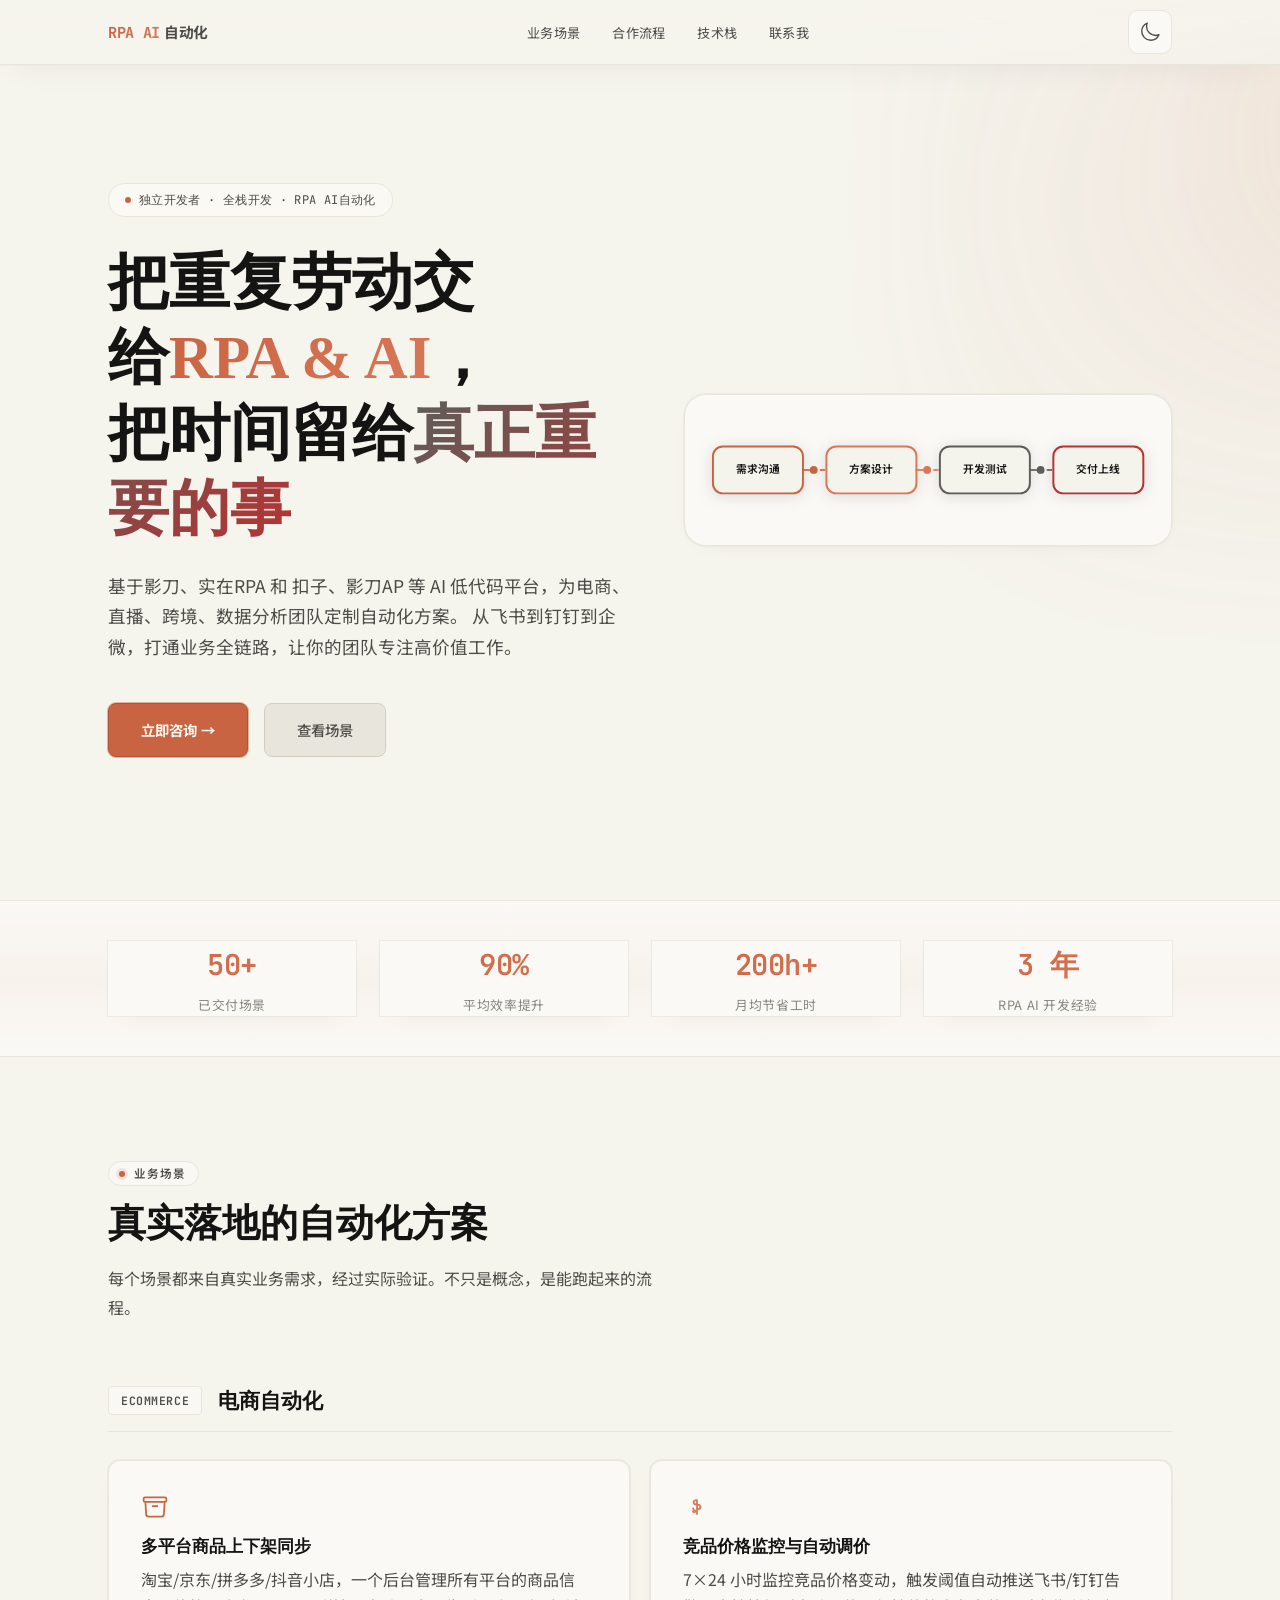
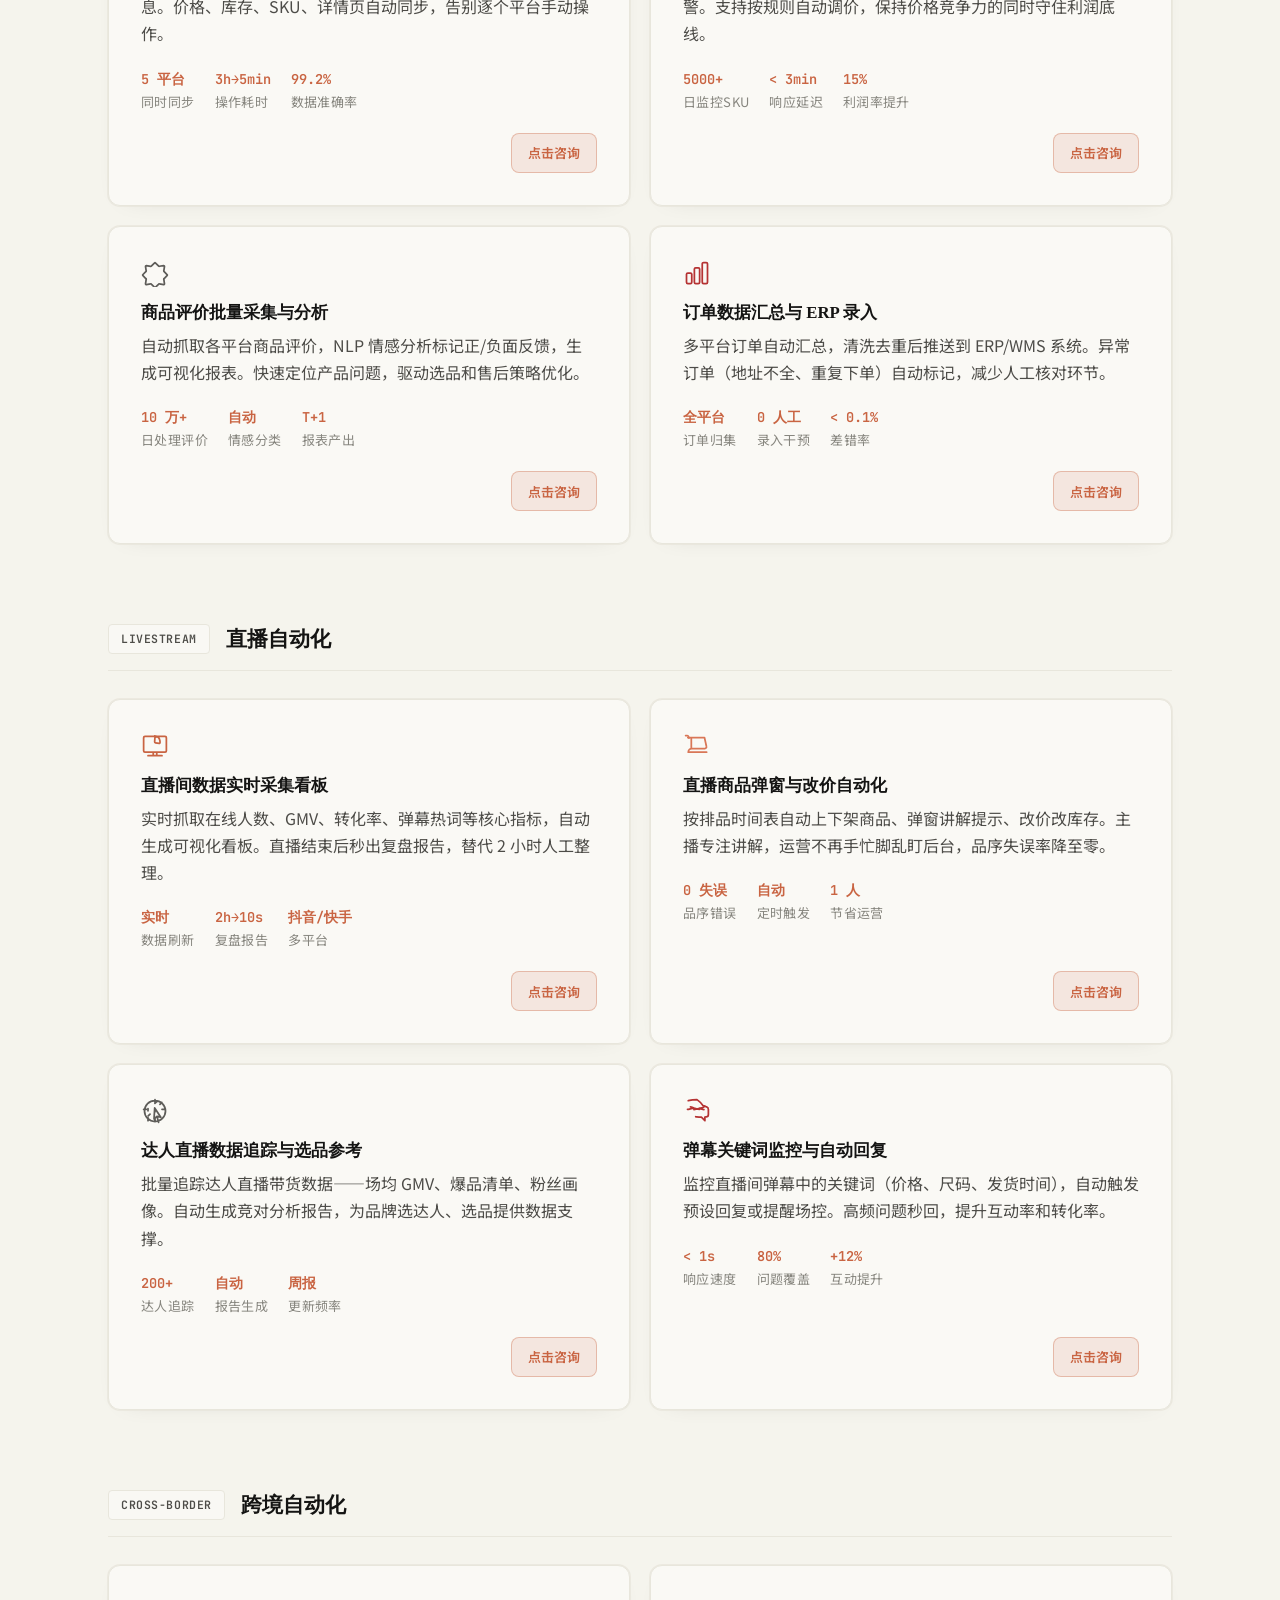
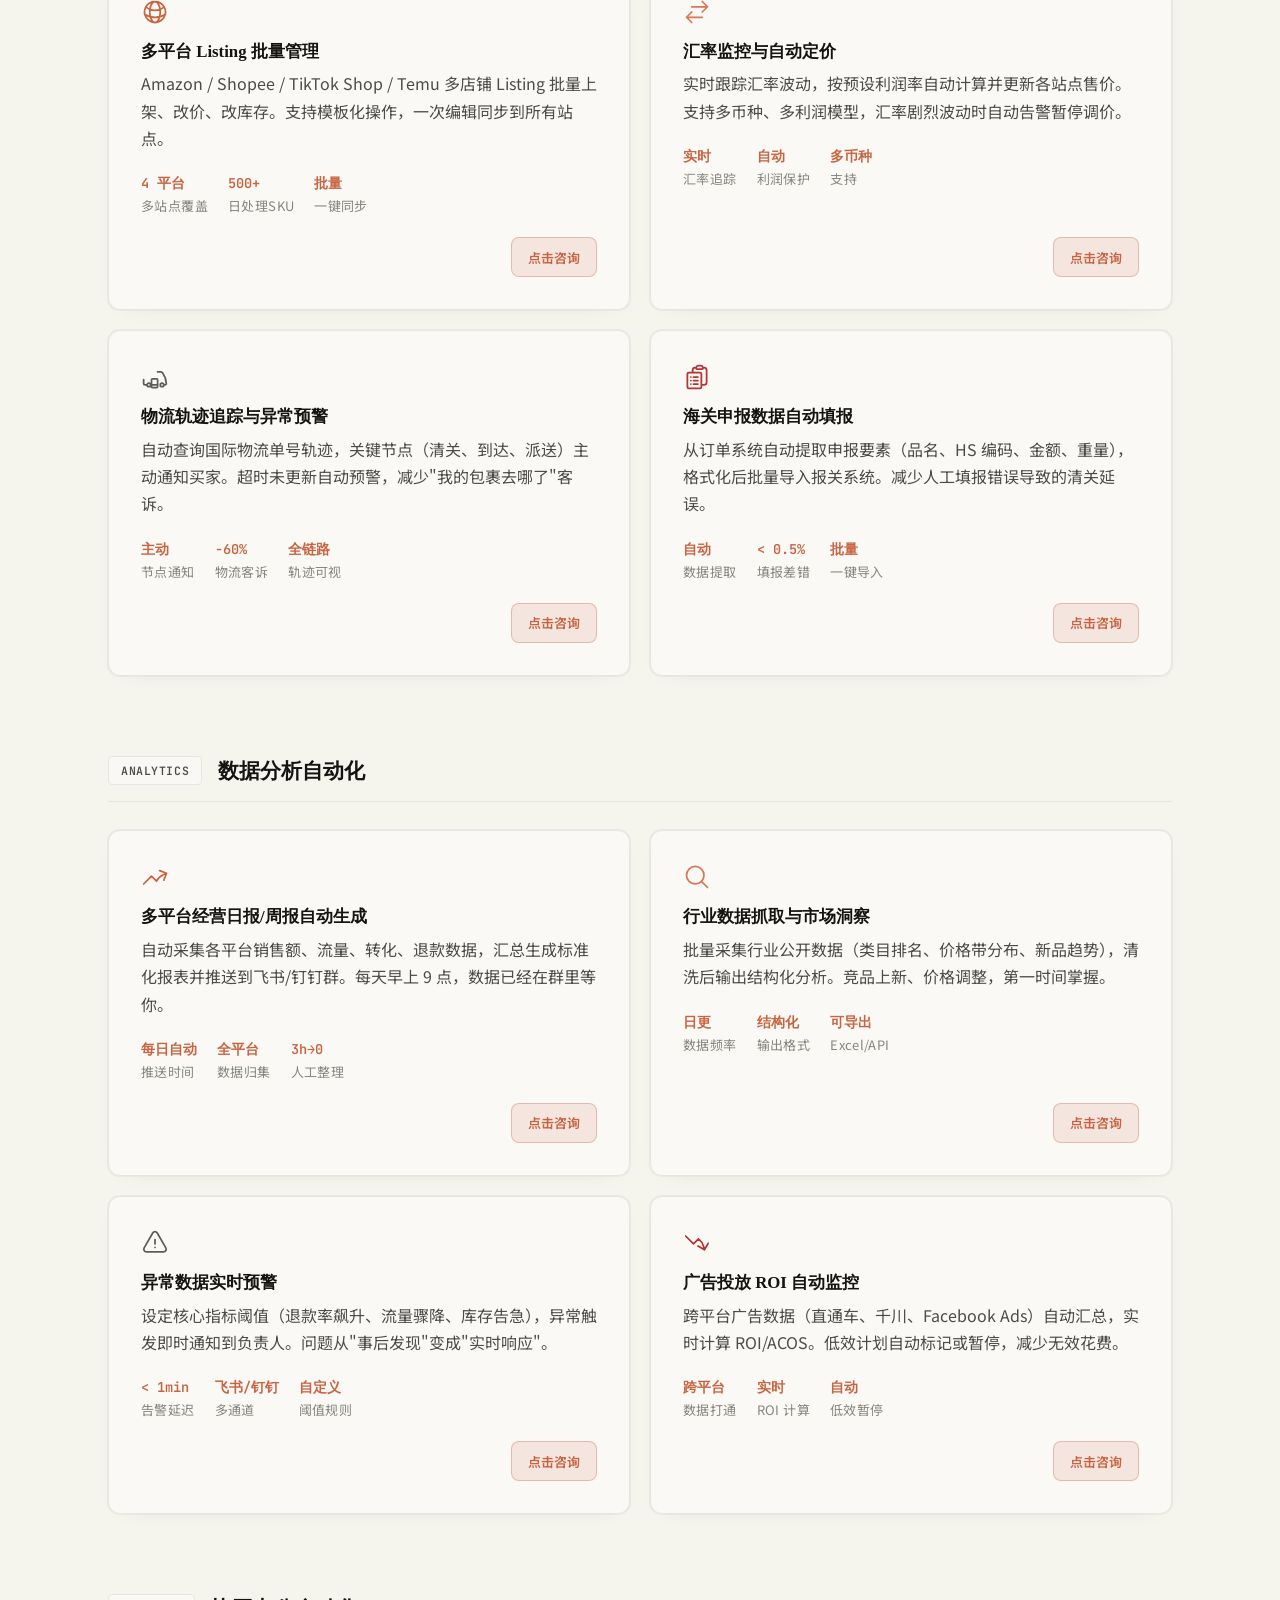
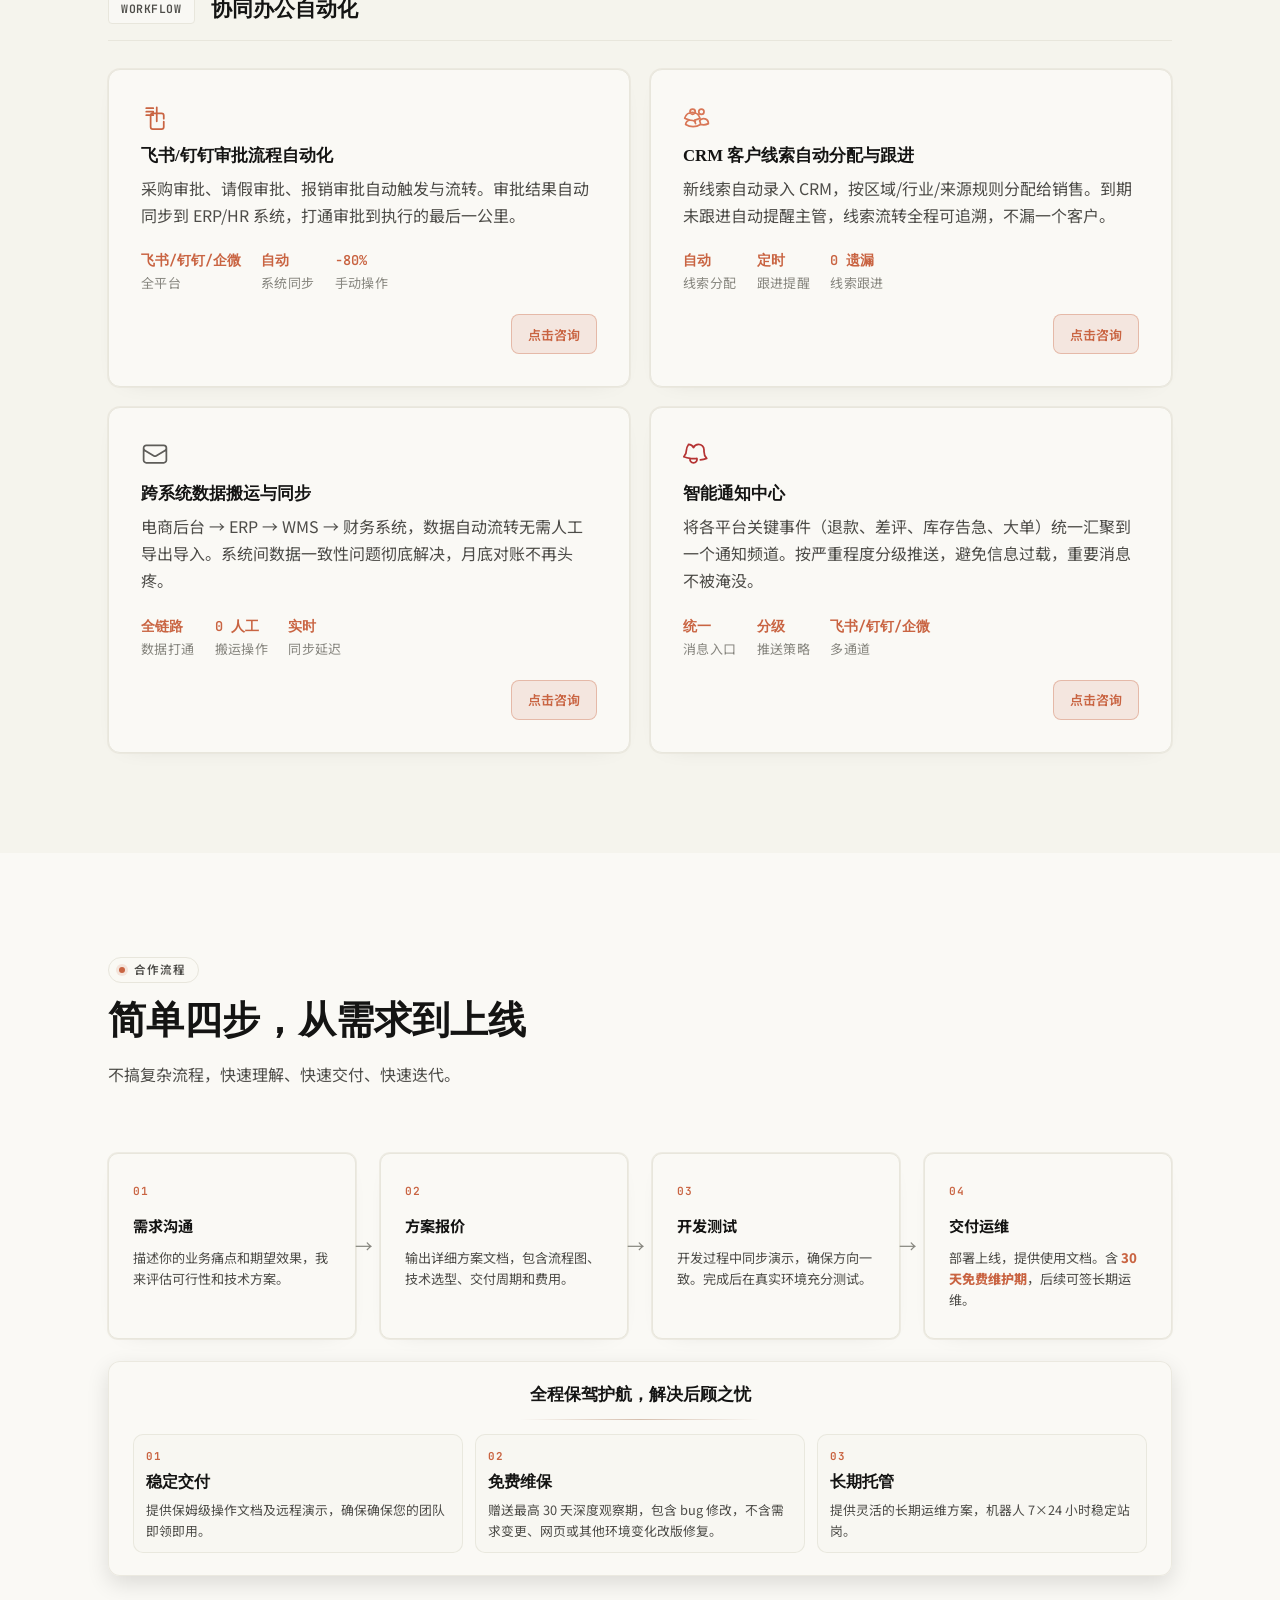
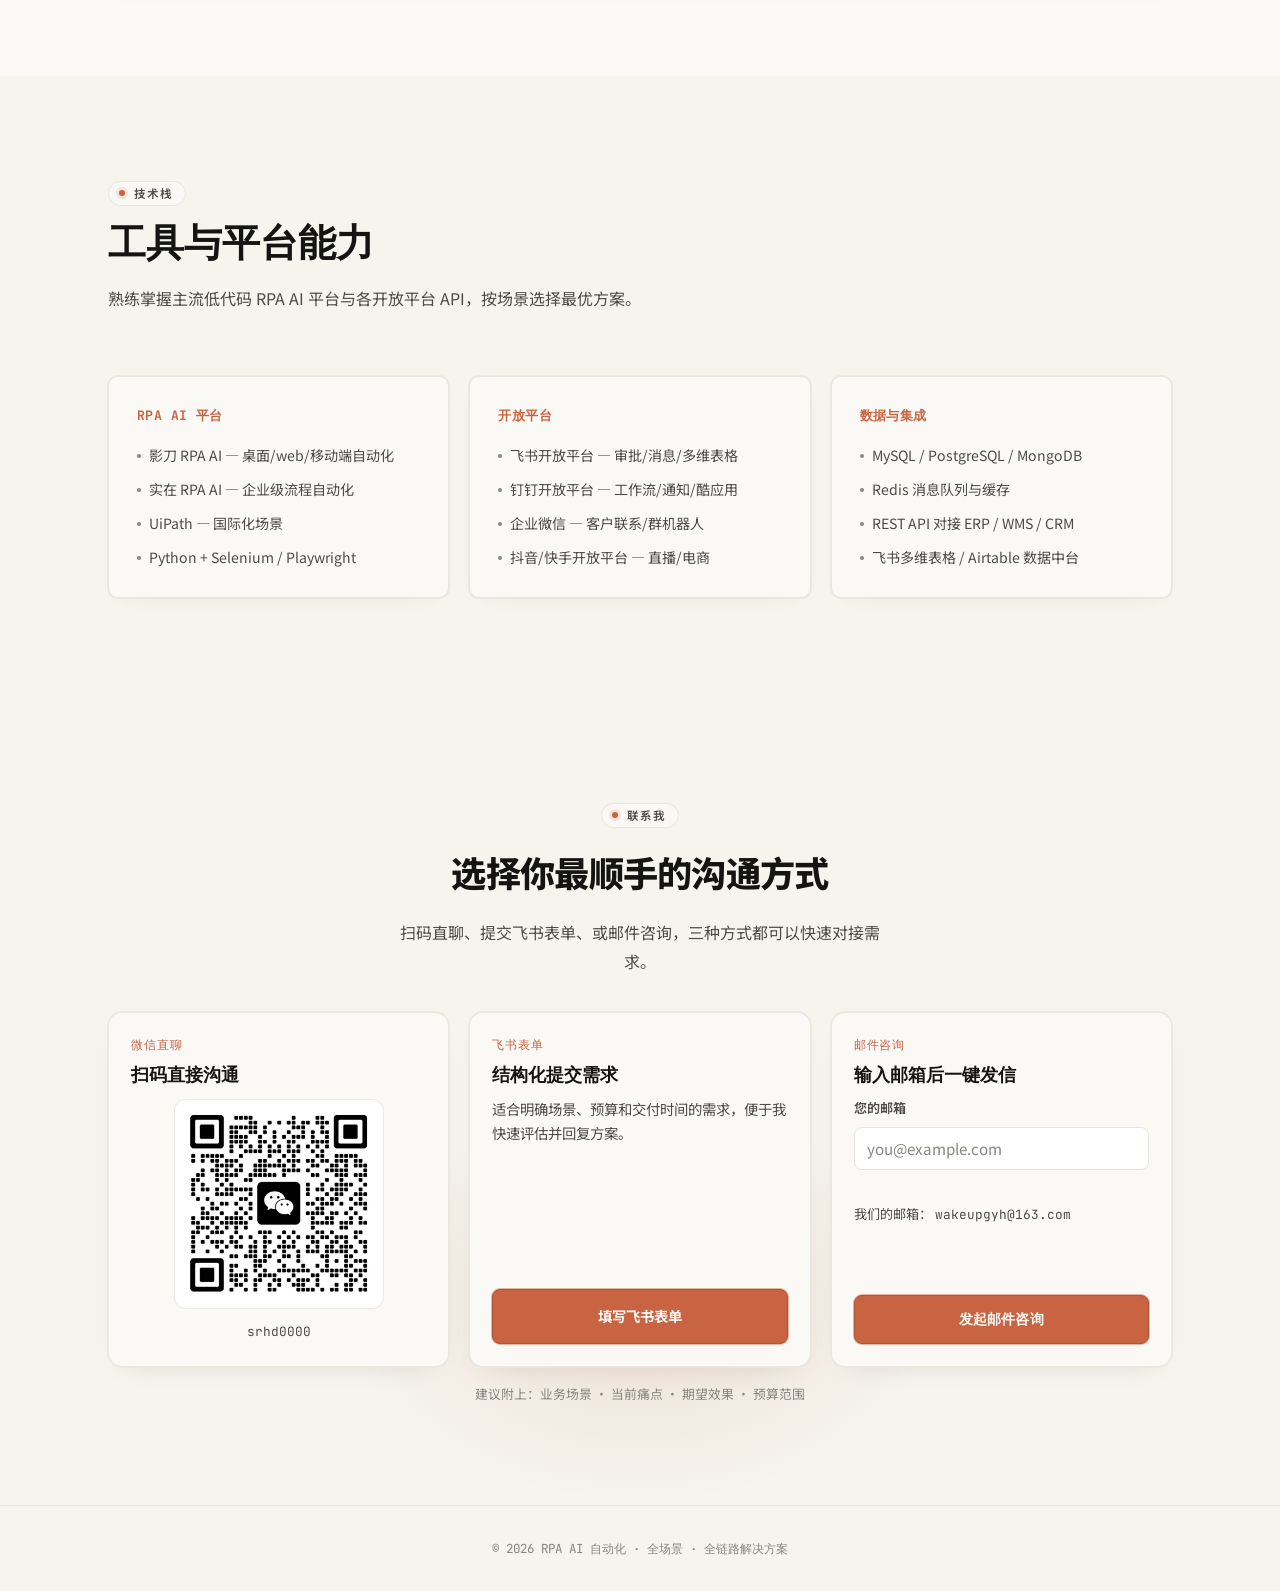
<file: index.html>
<!DOCTYPE html>
<html lang="zh-CN">
<head>
<meta charset="UTF-8">
<meta name="theme-color" content="#08080f" id="theme-color-meta">
<script>
(function () {
  var KEY = 'auto-flow-theme-pref';
  var stored = null;
  try { stored = localStorage.getItem(KEY); } catch (e) {}
  var darkMq = window.matchMedia('(prefers-color-scheme: dark)');
  var effective = (stored === 'light' || stored === 'dark')
    ? stored
    : (darkMq.matches ? 'dark' : 'light');
  document.documentElement.setAttribute('data-theme', effective);
  document.documentElement.setAttribute('data-theme-pref', stored === 'light' || stored === 'dark' ? stored : 'system');
  var meta = document.getElementById('theme-color-meta');
  if (meta) meta.setAttribute('content', effective === 'dark' ? '#08080f' : '#f8fafc');
})();
</script>
<meta name="viewport" content="width=device-width, initial-scale=1, minimum-scale=1, maximum-scale=1, viewport-fit=cover, user-scalable=no">
<meta name="color-scheme" content="light dark">
<title>RPA AI 自动化方案 — 电商 · 直播 · 跨境 · 数据分析</title>
<link rel="preconnect" href="https://fonts.googleapis.com">
<link rel="preconnect" href="https://fonts.gstatic.com" crossorigin>
<link href="https://fonts.googleapis.com/css2?family=Noto+Sans+SC:wght@300;400;500;700;900&family=JetBrains+Mono:wght@400;600&display=swap" rel="stylesheet">
<link rel="stylesheet" href="./assets/styles.css?v=20260411-claude">
</head>
<body>

<a href="#main" class="skip-link">跳到主要内容</a>
<!-- TOAST -->
<div class="toast" id="toast" popover="manual" role="status" aria-live="polite">
  <span class="toast-icon" aria-hidden="true"><svg viewBox="0 0 24 24" fill="none" stroke="currentColor" stroke-width="2"><path stroke-linecap="round" stroke-linejoin="round" d="m4.5 12.75 6 6 9-13.5"/></svg></span>
  <span class="toast-prefix">已复制：</span><span class="toast-email">wakeupgyh@163.com</span>
</div>

<dialog class="consult-dialog" id="consult-dialog" aria-labelledby="consult-dialog-title">
  <div class="consult-dialog-panel">
    <button type="button" class="consult-dialog-close" aria-label="关闭">×</button>
    <h2 id="consult-dialog-title">联系方式</h2>
    <p class="consult-dialog-context" id="consult-dialog-context"></p>
    <div class="consult-contact-list" aria-label="联系信息">
      <div class="consult-contact-row">
        <p class="consult-contact-label">邮箱</p>
        <div class="consult-contact-main">
          <a href="mailto:wakeupgyh@163.com" class="consult-contact-value">wakeupgyh@163.com</a>
          <button type="button" class="contact-copy-btn" data-copy-value="wakeupgyh@163.com" data-copy-label="邮箱" aria-label="复制邮箱">
            <svg viewBox="0 0 24 24" fill="none" stroke="currentColor" stroke-width="1.6" aria-hidden="true"><path stroke-linecap="round" stroke-linejoin="round" d="M15.666 3.888A2.25 2.25 0 0 0 13.5 2.25h-3c-1.03 0-1.9.693-2.166 1.638m7.332 0c.055.194.084.4.084.612v0a.75.75 0 0 1-.75.75H9a.75.75 0 0 1-.75-.75v0c0-.212.03-.418.084-.612m7.332 0c.646.049 1.288.11 1.927.184 1.1.128 1.907 1.077 1.907 2.185V19.5a2.25 2.25 0 0 1-2.25 2.25H6.75A2.25 2.25 0 0 1 4.5 19.5V6.257c0-1.108.806-2.057 1.907-2.185a48.208 48.208 0 0 1 1.927-.184"/></svg>
          </button>
        </div>
      </div>
      <div class="consult-contact-row">
        <p class="consult-contact-label">微信号</p>
        <div class="consult-contact-main">
          <p class="consult-contact-value">srhd0000</p>
          <button type="button" class="contact-copy-btn" data-copy-value="srhd0000" data-copy-label="微信号" aria-label="复制微信号 srhd0000">
            <svg viewBox="0 0 24 24" fill="none" stroke="currentColor" stroke-width="1.6" aria-hidden="true"><path stroke-linecap="round" stroke-linejoin="round" d="M15.666 3.888A2.25 2.25 0 0 0 13.5 2.25h-3c-1.03 0-1.9.693-2.166 1.638m7.332 0c.055.194.084.4.084.612v0a.75.75 0 0 1-.75.75H9a.75.75 0 0 1-.75-.75v0c0-.212.03-.418.084-.612m7.332 0c.646.049 1.288.11 1.927.184 1.1.128 1.907 1.077 1.907 2.185V19.5a2.25 2.25 0 0 1-2.25 2.25H6.75A2.25 2.25 0 0 1 4.5 19.5V6.257c0-1.108.806-2.057 1.907-2.185a48.208 48.208 0 0 1 1.927-.184"/></svg>
          </button>
        </div>
      </div>
    </div>
    <div class="consult-dialog-actions">
      <a href="https://fcnxr121galn.feishu.cn/share/base/form/shrcna0JbQXbX0rWi34zRODuLNc" target="_blank" rel="noopener noreferrer" class="btn-primary" id="consult-dialog-form">填写意向</a>
    </div>
    <p class="consult-dialog-copy-hint" id="consult-dialog-copy-hint" aria-live="polite"></p>
  </div>
</dialog>
<!-- NAV -->
<nav aria-label="主导航">
  <div class="container">
    <div class="nav-logo"><span class="logo-rpa">RPA AI</span><span class="logo-rest">自动化</span></div>
    <ul class="nav-links" id="nav-menu">
      <li><a href="#scenarios">业务场景</a></li>
      <li><a href="#process">合作流程</a></li>
      <li><a href="#tools">技术栈</a></li>
      <li><a href="#contact">联系我</a></li>
    </ul>
    <div class="nav-actions">
      <button type="button" class="theme-follow" id="theme-follow" hidden>跟随系统</button>
      <button type="button" class="icon-btn" id="theme-toggle" aria-live="polite">
        <svg class="theme-icon-sun" viewBox="0 0 24 24" fill="none" stroke="currentColor" stroke-width="1.5" aria-hidden="true"><path stroke-linecap="round" stroke-linejoin="round" d="M12 3v2.25m6.364.386-1.591 1.591M21 12h-2.25m-.386 6.364-1.591-1.591M12 18.75V21m-4.773-4.227-1.591 1.591M5.25 12H3m4.227-4.773L5.636 5.636M15.75 12a3.75 3.75 0 1 1-7.5 0 3.75 3.75 0 0 1 7.5 0Z"/></svg>
        <svg class="theme-icon-moon" viewBox="0 0 24 24" fill="none" stroke="currentColor" stroke-width="1.5" aria-hidden="true"><path stroke-linecap="round" stroke-linejoin="round" d="M21.752 15.002A9.72 9.72 0 0 1 18 15.75c-5.385 0-9.75-4.365-9.75-9.75 0-1.33.266-2.597.748-3.752A9.753 9.753 0 0 0 3 11.25C3 16.635 7.365 21 12.75 21a9.753 9.753 0 0 0 9.002-5.998Z"/></svg>
      </button>
      <button type="button" class="icon-btn nav-menu-toggle" id="nav-menu-toggle" aria-expanded="false" aria-controls="nav-menu" aria-label="打开导航菜单">
        <svg class="icon-menu" viewBox="0 0 24 24" fill="none" stroke="currentColor" stroke-width="1.5" aria-hidden="true"><path stroke-linecap="round" d="M4 6h16M4 12h16M4 18h16"/></svg>
        <svg class="icon-close" viewBox="0 0 24 24" fill="none" stroke="currentColor" stroke-width="1.5" aria-hidden="true" style="display:none"><path stroke-linecap="round" d="M6 18 18 6M6 6l12 12"/></svg>
      </button>
    </div>
  </div>
</nav>

<!-- HERO -->
<main id="main">
<section class="hero">
  <div class="container">
    <div class="hero-layout">
    <div class="hero-content">
      <div class="hero-badge">独立开发者 · 全栈开发 · RPA AI自动化</div>
      <h1>把重复劳动交给<span class="highlight">RPA & AI</span>，<br>把时间留给<span class="highlight-alt">真正重要的事</span></h1>
      <p class="hero-desc">
        基于影刀、实在RPA 和 扣子、影刀AP 等 AI 低代码平台，为电商、直播、跨境、数据分析团队定制自动化方案。
        从飞书到钉钉到企微，打通业务全链路，让你的团队专注高价值工作。
      </p>
      <div class="hero-actions">
        <a href="#contact" class="btn-primary">立即咨询 →</a>
        <a href="#scenarios" class="btn-secondary">查看场景</a>
      </div>
    </div>
    <div class="hero-flow-wrap fade-up">
      <svg class="hero-flow-svg" viewBox="0 0 444 100" role="img" aria-label="流程示意：需求沟通、方案设计、开发测试、交付上线">
        <rect class="flow-node flow-n1" x="2" y="26" width="92" height="48" rx="10"/>
        <rect class="flow-node flow-n2" x="118" y="26" width="92" height="48" rx="10"/>
        <rect class="flow-node flow-n3" x="234" y="26" width="92" height="48" rx="10"/>
        <rect class="flow-node flow-n4" x="350" y="26" width="92" height="48" rx="10"/>
        <path class="flow-connector flow-c1 flow-dash" d="M 94 50 H 116"/>
        <path class="flow-connector flow-c2 flow-dash" d="M 210 50 H 232"/>
        <path class="flow-connector flow-c3 flow-dash" d="M 326 50 H 348"/>
        <circle class="flow-dot d1" cx="105" cy="50" r="4" fill="var(--accent)"/>
        <circle class="flow-dot d2" cx="221" cy="50" r="4" fill="var(--accent-2)"/>
        <circle class="flow-dot d3" cx="337" cy="50" r="4" fill="var(--accent-3)"/>
        <text class="flow-label" x="48" y="50" text-anchor="middle" dominant-baseline="middle">需求沟通</text>
        <text class="flow-label" x="164" y="50" text-anchor="middle" dominant-baseline="middle">方案设计</text>
        <text class="flow-label" x="280" y="50" text-anchor="middle" dominant-baseline="middle">开发测试</text>
        <text class="flow-label" x="396" y="50" text-anchor="middle" dominant-baseline="middle">交付上线</text>
      </svg>
    </div>
    </div>
  </div>
</section>
<!-- STATS -->
<section class="stats-bar">
  <div class="container">
    <div class="stats-grid">
      <div class="stat-item fade-up">
        <div class="stat-number">50+</div>
        <div class="stat-label">已交付场景</div>
      </div>
      <div class="stat-item fade-up">
        <div class="stat-number">90%</div>
        <div class="stat-label">平均效率提升</div>
      </div>
      <div class="stat-item fade-up">
        <div class="stat-number">200h+</div>
        <div class="stat-label">月均节省工时</div>
      </div>
      <div class="stat-item fade-up">
        <div class="stat-number">3 年</div>
        <div class="stat-label">RPA AI 开发经验</div>
      </div>
    </div>
  </div>
</section>

<!-- SCENARIOS -->
<section class="section" id="scenarios">
  <div class="container">
    <div class="section-header fade-up">
      <div class="section-label">业务场景</div>
      <h2 class="section-title">真实落地的自动化方案</h2>
      <p class="section-desc">每个场景都来自真实业务需求，经过实际验证。不只是概念，是能跑起来的流程。</p>
    </div>

    <!-- 电商 -->
    <div class="category-block fade-up">
      <div class="category-header">
        <span class="category-tag">ECOMMERCE</span>
        <span class="category-name">电商自动化</span>
      </div>
      <div class="scenario-grid">
        <div class="scenario-card">
          <span class="card-icon" aria-hidden="true"><svg viewBox="0 0 24 24" fill="none" stroke="currentColor" stroke-width="1.5"><path stroke-linecap="round" stroke-linejoin="round" d="M20.25 7.5l-.625 10.632a2.25 2.25 0 0 1-2.247 2.118H6.622a2.25 2.25 0 0 1-2.247-2.118L3.75 7.5M10 11.25h4M3.375 7.5h17.25c.621 0 1.125-.504 1.125-1.125v-1.5c0-.621-.504-1.125-1.125-1.125H3.375c-.621 0-1.125.504-1.125 1.125v1.5c0 .621.504 1.125 1.125 1.125Z"/></svg></span>
          <div class="card-title">多平台商品上下架同步</div>
          <div class="card-desc">淘宝/京东/拼多多/抖音小店，一个后台管理所有平台的商品信息。价格、库存、SKU、详情页自动同步，告别逐个平台手动操作。</div>
          <div class="card-metrics">
            <div class="metric"><span class="metric-value">5 平台</span><span class="metric-label">同时同步</span></div>
            <div class="metric"><span class="metric-value">3h→5min</span><span class="metric-label">操作耗时</span></div>
            <div class="metric"><span class="metric-value">99.2%</span><span class="metric-label">数据准确率</span></div>
          </div>
        </div>
        <div class="scenario-card">
          <span class="card-icon" aria-hidden="true"><svg viewBox="0 0 24 24" fill="none" stroke="currentColor" stroke-width="1.5"><path stroke-linecap="round" stroke-linejoin="round" d="M12 6v12m-3.48-2.212c.083.478.528.848 1.04.848.52 0 .96-.37 1.04-.848a.75.75 0 0 0-.56-.823c-.282-.06-.54-.18-.76-.354a2.25 2.25 0 0 1-.59-1.47M12 6c-1.657 0-3 .895-3 2s1.343 2 3 2 3 .895 3 2-1.343 2-3 2"/></svg></span>
          <div class="card-title">竞品价格监控与自动调价</div>
          <div class="card-desc">7×24 小时监控竞品价格变动，触发阈值自动推送飞书/钉钉告警。支持按规则自动调价，保持价格竞争力的同时守住利润底线。</div>
          <div class="card-metrics">
            <div class="metric"><span class="metric-value">5000+</span><span class="metric-label">日监控SKU</span></div>
            <div class="metric"><span class="metric-value">< 3min</span><span class="metric-label">响应延迟</span></div>
            <div class="metric"><span class="metric-value">15%</span><span class="metric-label">利润率提升</span></div>
          </div>
        </div>
        <div class="scenario-card">
          <span class="card-icon" aria-hidden="true"><svg viewBox="0 0 24 24" fill="none" stroke="currentColor" stroke-width="1.5"><path stroke-linecap="round" stroke-linejoin="round" d="M11.48 3.499a.75.75 0 0 1 1.04 0l2.431 2.431c.236.236.563.343.884.293l3.465-.52a.75.75 0 0 1 .81.81l-.52 3.465a.75.75 0 0 0 .293.884l2.431 2.431a.75.75 0 0 1 0 1.04l-2.431 2.431a.75.75 0 0 0-.293.884l.52 3.465a.75.75 0 0 1-.81.81l-3.465-.52a.75.75 0 0 0-.884.293l-2.431 2.431a.75.75 0 0 1-1.04 0l-2.431-2.431a.75.75 0 0 0-.884-.293l-3.465.52a.75.75 0 0 1-.81-.81l.52-3.465a.75.75 0 0 0-.293-.884l-2.431-2.431a.75.75 0 0 1 0-1.04l2.431-2.431a.75.75 0 0 0 .293-.884l-.52-3.465a.75.75 0 0 1 .81-.81l3.465.52c.321.05.648-.057.884-.293l2.431-2.431Z"/></svg></span>
          <div class="card-title">商品评价批量采集与分析</div>
          <div class="card-desc">自动抓取各平台商品评价，NLP 情感分析标记正/负面反馈，生成可视化报表。快速定位产品问题，驱动选品和售后策略优化。</div>
          <div class="card-metrics">
            <div class="metric"><span class="metric-value">10 万+</span><span class="metric-label">日处理评价</span></div>
            <div class="metric"><span class="metric-value">自动</span><span class="metric-label">情感分类</span></div>
            <div class="metric"><span class="metric-value">T+1</span><span class="metric-label">报表产出</span></div>
          </div>
        </div>
        <div class="scenario-card">
          <span class="card-icon" aria-hidden="true"><svg viewBox="0 0 24 24" fill="none" stroke="currentColor" stroke-width="1.5"><path stroke-linecap="round" stroke-linejoin="round" d="M3 13.125C3 12.504 3.504 12 4.125 12h2.25c.621 0 1.125.504 1.125 1.125v6.75C7.5 20.496 6.996 21 6.375 21h-2.25A1.125 1.125 0 0 1 3 19.875v-6.75ZM9.75 8.625c0-.621.504-1.125 1.125-1.125h2.25c.621 0 1.125.504 1.125 1.125v11.25c0 .621-.504 1.125-1.125 1.125h-2.25a1.125 1.125 0 0 1-1.125-1.125V8.625ZM16.5 4.125c0-.621.504-1.125 1.125-1.125h2.25C20.496 3 21 3.504 21 4.125v15.75c0 .621-.504 1.125-1.125 1.125h-2.25a1.125 1.125 0 0 1-1.125-1.125V4.125Z"/></svg></span>
          <div class="card-title">订单数据汇总与 ERP 录入</div>
          <div class="card-desc">多平台订单自动汇总，清洗去重后推送到 ERP/WMS 系统。异常订单（地址不全、重复下单）自动标记，减少人工核对环节。</div>
          <div class="card-metrics">
            <div class="metric"><span class="metric-value">全平台</span><span class="metric-label">订单归集</span></div>
            <div class="metric"><span class="metric-value">0 人工</span><span class="metric-label">录入干预</span></div>
            <div class="metric"><span class="metric-value">< 0.1%</span><span class="metric-label">差错率</span></div>
          </div>
        </div>
      </div>
    </div>

    <!-- 直播 -->
    <div class="category-block fade-up">
      <div class="category-header">
        <span class="category-tag">LIVESTREAM</span>
        <span class="category-name">直播自动化</span>
      </div>
      <div class="scenario-grid">
        <div class="scenario-card">
          <span class="card-icon" aria-hidden="true"><svg viewBox="0 0 24 24" fill="none" stroke="currentColor" stroke-width="1.5"><path stroke-linecap="round" stroke-linejoin="round" d="M6 20.25h12m-7.5-3v3m3-3v3m-10.125-3h17.25c.621 0 1.125-.504 1.125-1.125V4.875c0-.621-.504-1.125-1.125-1.125H3.375c-.621 0-1.125.504-1.125 1.125v11.25c0 .621.504 1.125 1.125 1.125Zm9.303-12.931a.75.75 0 0 0-.776.697l-.214 3.486a.75.75 0 0 0 .67.787l3.224.446a.75.75 0 0 0 .742-.8l-.091-1.409a5.001 5.001 0 0 0-4.546-4.211Z"/></svg></span>
          <div class="card-title">直播间数据实时采集看板</div>
          <div class="card-desc">实时抓取在线人数、GMV、转化率、弹幕热词等核心指标，自动生成可视化看板。直播结束后秒出复盘报告，替代 2 小时人工整理。</div>
          <div class="card-metrics">
            <div class="metric"><span class="metric-value">实时</span><span class="metric-label">数据刷新</span></div>
            <div class="metric"><span class="metric-value">2h→10s</span><span class="metric-label">复盘报告</span></div>
            <div class="metric"><span class="metric-value">抖音/快手</span><span class="metric-label">多平台</span></div>
          </div>
        </div>
        <div class="scenario-card">
          <span class="card-icon" aria-hidden="true"><svg viewBox="0 0 24 24" fill="none" stroke="currentColor" stroke-width="1.5"><path stroke-linecap="round" stroke-linejoin="round" d="M2.25 3h1.386c.51 0 .955.343 1.087.835l.383 1.437M7.5 14.25a3 3 0 0 0-3 3h15.75m-12.75-3h11.218a1.5 1.5 0 0 0 1.352-2.022l-1.656-7.5H7.125v9.375m0 0v-9.375H4.125"/></svg></span>
          <div class="card-title">直播商品弹窗与改价自动化</div>
          <div class="card-desc">按排品时间表自动上下架商品、弹窗讲解提示、改价改库存。主播专注讲解，运营不再手忙脚乱盯后台，品序失误率降至零。</div>
          <div class="card-metrics">
            <div class="metric"><span class="metric-value">0 失误</span><span class="metric-label">品序错误</span></div>
            <div class="metric"><span class="metric-value">自动</span><span class="metric-label">定时触发</span></div>
            <div class="metric"><span class="metric-value">1 人</span><span class="metric-label">节省运营</span></div>
          </div>
        </div>
        <div class="scenario-card">
          <span class="card-icon" aria-hidden="true"><svg viewBox="0 0 24 24" fill="none" stroke="currentColor" stroke-width="1.5"><path stroke-linecap="round" stroke-linejoin="round" d="M15.042 21.672 13.684 16.6m0 0-2.51 2.225.569-9.47 5.227 7.917-3.286-.672ZM12 2.25V4.5m5.834.166-1.591 1.591M20.25 10.5H18M7.757 14.743l-1.59 1.529M6 20.25v-2.54m0-5.834v-2.01M2.25 10.5H4.5m9-6.591-1.591 1.591M12 2.25v2.54m0 5.834v2.01m0 5.834v2.01M21 12a9 9 0 1 1-18 0 9 9 0 0 1 18 0Z"/></svg></span>
          <div class="card-title">达人直播数据追踪与选品参考</div>
          <div class="card-desc">批量追踪达人直播带货数据——场均 GMV、爆品清单、粉丝画像。自动生成竞对分析报告，为品牌选达人、选品提供数据支撑。</div>
          <div class="card-metrics">
            <div class="metric"><span class="metric-value">200+</span><span class="metric-label">达人追踪</span></div>
            <div class="metric"><span class="metric-value">自动</span><span class="metric-label">报告生成</span></div>
            <div class="metric"><span class="metric-value">周报</span><span class="metric-label">更新频率</span></div>
          </div>
        </div>
        <div class="scenario-card">
          <span class="card-icon" aria-hidden="true"><svg viewBox="0 0 24 24" fill="none" stroke="currentColor" stroke-width="1.5"><path stroke-linecap="round" stroke-linejoin="round" d="M20.25 8.511c.884.284 1.5 1.128 1.5 2.097v4.286c0 1.136-.847 2.1-1.98 2.193-.34.027-.68.052-1.02.072v3.091l-3-3c-1.354 0-2.694-.055-4.02-.163a2.115 2.115 0 0 1-.825-.242m9.345-8.334a21.05 21.05 0 0 0-3.006-1.088A21.035 21.035 0 0 0 12 2.25c-2.676 0-5.216.328-7.498.925m13.415 5.334a21.05 21.05 0 0 1-3.006 1.088m0 0a21.035 21.035 0 0 1-4.68 1.03c-.28.04-.56.074-.84.107m4.68-1.137a21.05 21.05 0 0 0 3.006 1.088m0 0c.284.043.568.082.851.118m-3.857-.256a21.035 21.035 0 0 1-4.68-1.03m0 0a21.05 21.05 0 0 0-3.006-1.088m3.006 1.088a21.035 21.035 0 0 0-4.68 1.03c-.28.04-.56.074-.84.107m4.68-1.137c.284.043.568.082.851.118"/></svg></span>
          <div class="card-title">弹幕关键词监控与自动回复</div>
          <div class="card-desc">监控直播间弹幕中的关键词（价格、尺码、发货时间），自动触发预设回复或提醒场控。高频问题秒回，提升互动率和转化率。</div>
          <div class="card-metrics">
            <div class="metric"><span class="metric-value">< 1s</span><span class="metric-label">响应速度</span></div>
            <div class="metric"><span class="metric-value">80%</span><span class="metric-label">问题覆盖</span></div>
            <div class="metric"><span class="metric-value">+12%</span><span class="metric-label">互动提升</span></div>
          </div>
        </div>
      </div>
    </div>

    <!-- 跨境 -->
    <div class="category-block fade-up">
      <div class="category-header">
        <span class="category-tag">CROSS-BORDER</span>
        <span class="category-name">跨境自动化</span>
      </div>
      <div class="scenario-grid">
        <div class="scenario-card">
          <span class="card-icon" aria-hidden="true"><svg viewBox="0 0 24 24" fill="none" stroke="currentColor" stroke-width="1.5"><path stroke-linecap="round" stroke-linejoin="round" d="M12 21a9.004 9.004 0 0 0 8.716-6.747M12 21a9.004 9.004 0 0 1-8.716-6.747M12 21c2.485 0 4.5-4.03 4.5-9S14.485 3 12 3m0 18c-2.485 0-4.5-4.03-4.5-9S9.515 3 12 3m0 0a8.997 8.997 0 0 1 7.843 4.582M12 3a8.997 8.997 0 0 0-7.843 4.582m15.686 0A11.953 11.953 0 0 1 12 10.5c-2.998 0-5.74-1.1-7.843-2.918m15.686 0A8.959 8.959 0 0 1 21 12c0 .778-.099 1.533-.284 2.253m0 0A17.919 17.919 0 0 1 12 16.5c-3.162 0-6.133-.815-8.716-2.247m0 0A9.015 9.015 0 0 1 3 12c0-1.605.42-3.113 1.157-4.418"/></svg></span>
          <div class="card-title">多平台 Listing 批量管理</div>
          <div class="card-desc">Amazon / Shopee / TikTok Shop / Temu 多店铺 Listing 批量上架、改价、改库存。支持模板化操作，一次编辑同步到所有站点。</div>
          <div class="card-metrics">
            <div class="metric"><span class="metric-value">4 平台</span><span class="metric-label">多站点覆盖</span></div>
            <div class="metric"><span class="metric-value">500+</span><span class="metric-label">日处理SKU</span></div>
            <div class="metric"><span class="metric-value">批量</span><span class="metric-label">一键同步</span></div>
          </div>
        </div>
        <div class="scenario-card">
          <span class="card-icon" aria-hidden="true"><svg viewBox="0 0 24 24" fill="none" stroke="currentColor" stroke-width="1.5"><path stroke-linecap="round" stroke-linejoin="round" d="M7.5 21 3 16.5m0 0L7.5 12M3 16.5h13.5m0-13.5L21 7.5m0 0L16.5 12M21 7.5H7.5"/></svg></span>
          <div class="card-title">汇率监控与自动定价</div>
          <div class="card-desc">实时跟踪汇率波动，按预设利润率自动计算并更新各站点售价。支持多币种、多利润模型，汇率剧烈波动时自动告警暂停调价。</div>
          <div class="card-metrics">
            <div class="metric"><span class="metric-value">实时</span><span class="metric-label">汇率追踪</span></div>
            <div class="metric"><span class="metric-value">自动</span><span class="metric-label">利润保护</span></div>
            <div class="metric"><span class="metric-value">多币种</span><span class="metric-label">支持</span></div>
          </div>
        </div>
        <div class="scenario-card">
          <span class="card-icon" aria-hidden="true"><svg viewBox="0 0 24 24" fill="none" stroke="currentColor" stroke-width="1.5"><path stroke-linecap="round" stroke-linejoin="round" d="M8.25 18.75a1.5 1.5 0 0 1-3 0m3 0a1.5 1.5 0 0 0-3 0m3 0h6m-9 0H3.375a1.125 1.125 0 0 1-1.125-1.125V14.25m17.25 4.5a1.5 1.5 0 0 1-3 0m3 0a1.5 1.5 0 0 0-3 0m3 0h1.125c.621 0 1.129-.504 1.09-1.124a17.902 17.902 0 0 0-3.213-9.193 2.056 2.056 0 0 0-1.58-.86H14.25M9.75 21h3.75a.75.75 0 0 0 .75-.75V14.25a.75.75 0 0 0-.75-.75H9.75a.75.75 0 0 0-.75.75V20.25a.75.75 0 0 0 .75.75Z"/></svg></span>
          <div class="card-title">物流轨迹追踪与异常预警</div>
          <div class="card-desc">自动查询国际物流单号轨迹，关键节点（清关、到达、派送）主动通知买家。超时未更新自动预警，减少"我的包裹去哪了"客诉。</div>
          <div class="card-metrics">
            <div class="metric"><span class="metric-value">主动</span><span class="metric-label">节点通知</span></div>
            <div class="metric"><span class="metric-value">-60%</span><span class="metric-label">物流客诉</span></div>
            <div class="metric"><span class="metric-value">全链路</span><span class="metric-label">轨迹可视</span></div>
          </div>
        </div>
        <div class="scenario-card">
          <span class="card-icon" aria-hidden="true"><svg viewBox="0 0 24 24" fill="none" stroke="currentColor" stroke-width="1.5"><path stroke-linecap="round" stroke-linejoin="round" d="M9 12h3.75M9 15h3.75M9 18h3.75m3 .75H18a2.25 2.25 0 0 0 2.25-2.25V6.108c0-1.135-.845-2.098-1.976-2.192a48.424 48.424 0 0 0-1.123-.08m-5.801 0c-.065.21-.1.433-.1.664 0 .414.336.75.75.75h4.5a.75.75 0 0 0 .75-.75 2.25 2.25 0 0 0-.1-.664m-5.8 0A2.251 2.251 0 0 1 13.5 2.25H15c1.012 0 1.867.668 2.15 1.586m-5.8 0c-.376.023-.75.05-1.124.08C9.095 4.01 8.25 4.973 8.25 6.108V8.25m0 0H4.875c-.621 0-1.125.504-1.125 1.125v11.25c0 .621.504 1.125 1.125 1.125h9.75c.621 0 1.125-.504 1.125-1.125V9.375c0-.621-.504-1.125-1.125-1.125H8.25ZM6.75 12h.008v.008H6.75V12Zm0 3h.008v.008H6.75V15Zm0 3h.008v.008H6.75V18Z"/></svg></span>
          <div class="card-title">海关申报数据自动填报</div>
          <div class="card-desc">从订单系统自动提取申报要素（品名、HS 编码、金额、重量），格式化后批量导入报关系统。减少人工填报错误导致的清关延误。</div>
          <div class="card-metrics">
            <div class="metric"><span class="metric-value">自动</span><span class="metric-label">数据提取</span></div>
            <div class="metric"><span class="metric-value">< 0.5%</span><span class="metric-label">填报差错</span></div>
            <div class="metric"><span class="metric-value">批量</span><span class="metric-label">一键导入</span></div>
          </div>
        </div>
      </div>
    </div>

    <!-- 数据分析 -->
    <div class="category-block fade-up">
      <div class="category-header">
        <span class="category-tag">ANALYTICS</span>
        <span class="category-name">数据分析自动化</span>
      </div>
      <div class="scenario-grid">
        <div class="scenario-card">
          <span class="card-icon" aria-hidden="true"><svg viewBox="0 0 24 24" fill="none" stroke="currentColor" stroke-width="1.5"><path stroke-linecap="round" stroke-linejoin="round" d="M2.25 18 9 11.25l4.306 4.306a11.95 11.95 0 0 1 5.814-5.518l2.74-1.22m0 0-5.94-2.281m5.94 2.28-2.28 5.941"/></svg></span>
          <div class="card-title">多平台经营日报/周报自动生成</div>
          <div class="card-desc">自动采集各平台销售额、流量、转化、退款数据，汇总生成标准化报表并推送到飞书/钉钉群。每天早上 9 点，数据已经在群里等你。</div>
          <div class="card-metrics">
            <div class="metric"><span class="metric-value">每日自动</span><span class="metric-label">推送时间</span></div>
            <div class="metric"><span class="metric-value">全平台</span><span class="metric-label">数据归集</span></div>
            <div class="metric"><span class="metric-value">3h→0</span><span class="metric-label">人工整理</span></div>
          </div>
        </div>
        <div class="scenario-card">
          <span class="card-icon" aria-hidden="true"><svg viewBox="0 0 24 24" fill="none" stroke="currentColor" stroke-width="1.5"><path stroke-linecap="round" stroke-linejoin="round" d="m21 21-5.197-5.197m0 0A7.5 7.5 0 1 0 5.196 5.196a7.5 7.5 0 0 0 10.607 10.607Z"/></svg></span>
          <div class="card-title">行业数据抓取与市场洞察</div>
          <div class="card-desc">批量采集行业公开数据（类目排名、价格带分布、新品趋势），清洗后输出结构化分析。竞品上新、价格调整，第一时间掌握。</div>
          <div class="card-metrics">
            <div class="metric"><span class="metric-value">日更</span><span class="metric-label">数据频率</span></div>
            <div class="metric"><span class="metric-value">结构化</span><span class="metric-label">输出格式</span></div>
            <div class="metric"><span class="metric-value">可导出</span><span class="metric-label">Excel/API</span></div>
          </div>
        </div>
        <div class="scenario-card">
          <span class="card-icon" aria-hidden="true"><svg viewBox="0 0 24 24" fill="none" stroke="currentColor" stroke-width="1.5"><path stroke-linecap="round" stroke-linejoin="round" d="M12 9v3.75m-9.303 3.376c-.866 1.5.217 3.374 1.948 3.374h14.71c1.73 0 2.813-1.874 1.948-3.374L13.949 3.378c-.866-1.5-3.032-1.5-3.898 0L2.697 16.126ZM12 15.75h.007v.008H12v-.008Z"/></svg></span>
          <div class="card-title">异常数据实时预警</div>
          <div class="card-desc">设定核心指标阈值（退款率飙升、流量骤降、库存告急），异常触发即时通知到负责人。问题从"事后发现"变成"实时响应"。</div>
          <div class="card-metrics">
            <div class="metric"><span class="metric-value">< 1min</span><span class="metric-label">告警延迟</span></div>
            <div class="metric"><span class="metric-value">飞书/钉钉</span><span class="metric-label">多通道</span></div>
            <div class="metric"><span class="metric-value">自定义</span><span class="metric-label">阈值规则</span></div>
          </div>
        </div>
        <div class="scenario-card">
          <span class="card-icon" aria-hidden="true"><svg viewBox="0 0 24 24" fill="none" stroke="currentColor" stroke-width="1.5"><path stroke-linecap="round" stroke-linejoin="round" d="M2.25 6 9 12.75l4.286-4.286a11.948 11.948 0 0 1 4.306 6.43l.776 2.898m0 0 3.182-5.511m-3.182 5.51-5.511-3.181"/></svg></span>
          <div class="card-title">广告投放 ROI 自动监控</div>
          <div class="card-desc">跨平台广告数据（直通车、千川、Facebook Ads）自动汇总，实时计算 ROI/ACOS。低效计划自动标记或暂停，减少无效花费。</div>
          <div class="card-metrics">
            <div class="metric"><span class="metric-value">跨平台</span><span class="metric-label">数据打通</span></div>
            <div class="metric"><span class="metric-value">实时</span><span class="metric-label">ROI 计算</span></div>
            <div class="metric"><span class="metric-value">自动</span><span class="metric-label">低效暂停</span></div>
          </div>
        </div>
      </div>
    </div>

    <!-- 协同办公 -->
    <div class="category-block fade-up">
      <div class="category-header">
        <span class="category-tag">WORKFLOW</span>
        <span class="category-name">协同办公自动化</span>
      </div>
      <div class="scenario-grid">
        <div class="scenario-card">
          <span class="card-icon" aria-hidden="true"><svg viewBox="0 0 24 24" fill="none" stroke="currentColor" stroke-width="1.5"><path stroke-linecap="round" stroke-linejoin="round" d="M19.5 14.25V11.625c0-1.036-.84-1.875-1.875-1.875h-7.5c-1.036 0-1.875.84-1.875 1.875v9.75c0 1.035.84 1.875 1.875 1.875h7.5c1.035 0 1.875-.84 1.875-1.875v-4.5M4.5 5.25h6m-6 3h6m-6 3h6m3-6.75v12"/></svg></span>
          <div class="card-title">飞书/钉钉审批流程自动化</div>
          <div class="card-desc">采购审批、请假审批、报销审批自动触发与流转。审批结果自动同步到 ERP/HR 系统，打通审批到执行的最后一公里。</div>
          <div class="card-metrics">
            <div class="metric"><span class="metric-value">飞书/钉钉/企微</span><span class="metric-label">全平台</span></div>
            <div class="metric"><span class="metric-value">自动</span><span class="metric-label">系统同步</span></div>
            <div class="metric"><span class="metric-value">-80%</span><span class="metric-label">手动操作</span></div>
          </div>
        </div>
        <div class="scenario-card">
          <span class="card-icon" aria-hidden="true"><svg viewBox="0 0 24 24" fill="none" stroke="currentColor" stroke-width="1.5"><path stroke-linecap="round" stroke-linejoin="round" d="M15 19.128a9.38 9.38 0 0 0 2.625.372 9.337 9.337 0 0 0 4.121-.952 4.125 4.125 0 0 0-7.533-2.493M15 19.128v-.003c0-1.113-.285-2.16-.786-3.07M15 19.128v.106A12.318 12.318 0 0 1 8.624 21c-2.331 0-4.512-.646-6.374-1.766C2.457 17.835 3.75 15.5 6 15.5c1.65 0 3.208.456 4.534 1.248M6 15.5c-1.64-.234-3.125-.804-4.534-1.528.75-2.935 3.537-5.063 6.534-5.063 2.998 0 5.784 2.128 6.534 5.063-1.409.724-2.894 1.294-4.534 1.528v.003c0 1.113.285 2.16.786 3.07M18 8.25a2.25 2.25 0 1 1-4.5 0 2.25 2.25 0 0 1 4.5 0Zm-7.5 0a2.25 2.25 0 1 1-4.5 0 2.25 2.25 0 0 1 4.5 0Z"/></svg></span>
          <div class="card-title">CRM 客户线索自动分配与跟进</div>
          <div class="card-desc">新线索自动录入 CRM，按区域/行业/来源规则分配给销售。到期未跟进自动提醒主管，线索流转全程可追溯，不漏一个客户。</div>
          <div class="card-metrics">
            <div class="metric"><span class="metric-value">自动</span><span class="metric-label">线索分配</span></div>
            <div class="metric"><span class="metric-value">定时</span><span class="metric-label">跟进提醒</span></div>
            <div class="metric"><span class="metric-value">0 遗漏</span><span class="metric-label">线索跟进</span></div>
          </div>
        </div>
        <div class="scenario-card">
          <span class="card-icon" aria-hidden="true"><svg viewBox="0 0 24 24" fill="none" stroke="currentColor" stroke-width="1.5"><path stroke-linecap="round" stroke-linejoin="round" d="M21.75 6.75v10.5a2.25 2.25 0 0 1-2.25 2.25h-15a2.25 2.25 0 0 1-2.25-2.25V6.75m19.5 0A2.25 2.25 0 0 0 19.5 4.5h-15a2.25 2.25 0 0 0-2.25 2.25m19.5 0v.243a2.25 2.25 0 0 1-1.07 1.916l-7.5 4.615a2.25 2.25 0 0 1-2.36 0L3.32 8.91a2.25 2.25 0 0 1-1.07-1.916V6.75"/></svg></span>
          <div class="card-title">跨系统数据搬运与同步</div>
          <div class="card-desc">电商后台 → ERP → WMS → 财务系统，数据自动流转无需人工导出导入。系统间数据一致性问题彻底解决，月底对账不再头疼。</div>
          <div class="card-metrics">
            <div class="metric"><span class="metric-value">全链路</span><span class="metric-label">数据打通</span></div>
            <div class="metric"><span class="metric-value">0 人工</span><span class="metric-label">搬运操作</span></div>
            <div class="metric"><span class="metric-value">实时</span><span class="metric-label">同步延迟</span></div>
          </div>
        </div>
        <div class="scenario-card">
          <span class="card-icon" aria-hidden="true"><svg viewBox="0 0 24 24" fill="none" stroke="currentColor" stroke-width="1.5"><path stroke-linecap="round" stroke-linejoin="round" d="M14.857 17.082a23.848 23.848 0 0 0 5.454-1.31A8.967 8.967 0 0 1 18 9.75v-.109V8.25c0-2.485-2.099-4.5-4.688-4.5-1.935 0-3.597 1.126-4.312 2.733-.715-1.607-2.377-2.733-4.313-2.733C5.1 3.75 3 5.765 3 8.25v.109a8.968 8.968 0 0 1-2.312 6.022c1.733.64 3.56 1.085 5.455 1.31m5.714 0a24.255 24.255 0 0 1-5.714 0m5.714 0a3 3 0 1 1-5.714 0"/></svg></span>
          <div class="card-title">智能通知中心</div>
          <div class="card-desc">将各平台关键事件（退款、差评、库存告急、大单）统一汇聚到一个通知频道。按严重程度分级推送，避免信息过载，重要消息不被淹没。</div>
          <div class="card-metrics">
            <div class="metric"><span class="metric-value">统一</span><span class="metric-label">消息入口</span></div>
            <div class="metric"><span class="metric-value">分级</span><span class="metric-label">推送策略</span></div>
            <div class="metric"><span class="metric-value">飞书/钉钉/企微</span><span class="metric-label">多通道</span></div>
          </div>
        </div>
      </div>
    </div>

  </div>
</section>
<!-- PROCESS -->
<section class="section" id="process" style="background: var(--bg-elevated);">
  <div class="container">
    <div class="section-header fade-up">
      <div class="section-label">合作流程</div>
      <h2 class="section-title">简单四步，从需求到上线</h2>
      <p class="section-desc">不搞复杂流程，快速理解、快速交付、快速迭代。</p>
    </div>
    <div class="process-grid fade-up">
      <div class="process-step">
        <div class="step-num">01</div>
        <div class="step-title">需求沟通</div>
        <div class="step-desc">描述你的业务痛点和期望效果，我来评估可行性和技术方案。</div>
      </div>
      <div class="process-step">
        <div class="step-num">02</div>
        <div class="step-title">方案报价</div>
        <div class="step-desc">输出详细方案文档，包含流程图、技术选型、交付周期和费用。</div>
      </div>
      <div class="process-step">
        <div class="step-num">03</div>
        <div class="step-title">开发测试</div>
        <div class="step-desc">开发过程中同步演示，确保方向一致。完成后在真实环境充分测试。</div>
      </div>
      <div class="process-step process-step-final">
        <div class="step-num">04</div>
        <div class="step-title">交付运维</div>
        <div class="step-desc">部署上线，提供使用文档。含 <span class="step-highlight-term">30 天免费维护期</span>，后续可签长期运维。</div>
      </div>
    </div>
    <div class="process-support-note fade-up" aria-label="交付运维说明">
      <p class="process-support-title">全程保驾护航，解决后顾之忧</p>
      <div class="process-support-divider" aria-hidden="true"></div>
      <div class="process-support-grid">
        <article class="process-support-card">
          <div class="process-support-card-index">01</div>
          <h3 class="process-support-card-title">稳定交付</h3>
          <p class="process-support-card-desc">提供保姆级操作文档及远程演示，确保确保您的团队即领即用。</p>
        </article>
        <article class="process-support-card">
          <div class="process-support-card-index">02</div>
          <h3 class="process-support-card-title">免费维保</h3>
          <p class="process-support-card-desc">赠送最高 30 天深度观察期，包含 bug 修改，不含需求变更、网页或其他环境变化改版修复。</p>
        </article>
        <article class="process-support-card">
          <div class="process-support-card-index">03</div>
          <h3 class="process-support-card-title">长期托管</h3>
          <p class="process-support-card-desc">提供灵活的长期运维方案，机器人 7×24 小时稳定站岗。</p>
        </article>
      </div>
    </div>
  </div>
</section>
<!-- TOOLS -->
<section class="section" id="tools">
  <div class="container">
    <div class="section-header fade-up">
      <div class="section-label">技术栈</div>
      <h2 class="section-title">工具与平台能力</h2>
      <p class="section-desc">熟练掌握主流低代码 RPA AI 平台与各开放平台 API，按场景选择最优方案。</p>
    </div>
    <div class="tools-grid fade-up">
      <div class="tool-group">
        <div class="tool-group-title">RPA AI 平台</div>
        <ul class="tool-list">
          <li>影刀 RPA AI — 桌面/web/移动端自动化</li>
          <li>实在 RPA AI — 企业级流程自动化</li>
          <li>UiPath — 国际化场景</li>
          <li>Python + Selenium / Playwright</li>
        </ul>
      </div>
      <div class="tool-group">
        <div class="tool-group-title">开放平台</div>
        <ul class="tool-list">
          <li>飞书开放平台 — 审批/消息/多维表格</li>
          <li>钉钉开放平台 — 工作流/通知/酷应用</li>
          <li>企业微信 — 客户联系/群机器人</li>
          <li>抖音/快手开放平台 — 直播/电商</li>
        </ul>
      </div>
      <div class="tool-group">
        <div class="tool-group-title">数据与集成</div>
        <ul class="tool-list">
          <li>MySQL / PostgreSQL / MongoDB</li>
          <li>Redis 消息队列与缓存</li>
          <li>REST API 对接 ERP / WMS / CRM</li>
          <li>飞书多维表格 / Airtable 数据中台</li>
        </ul>
      </div>
    </div>
  </div>
</section>
<!-- CTA -->
<section class="cta-section" id="contact">
  <div class="container">
    <div class="cta-content fade-up">
      <div class="section-label">联系我</div>
      <h2 class="cta-title">选择你最顺手的沟通方式</h2>
      <p class="cta-desc">扫码直聊、提交飞书表单、或邮件咨询，三种方式都可以快速对接需求。</p>
      <div class="cta-bridge-grid">
        <article class="cta-bridge-card">
          <p class="cta-bridge-kicker">微信直聊</p>
          <h3 class="cta-bridge-title">扫码直接沟通</h3>
          <div class="cta-qr-shell">
            <img
              src="https://imgdata.cn-nb1.rains3.com/img/ma.png"
              data-fallback-src="./src/img/ma.png"
              alt="微信二维码（srhd0000）"
              loading="lazy"
              decoding="async"
            >
          </div>
          <div class="cta-wechat-meta">
            <button type="button" class="cta-inline-copy" onclick="copyContact(event, 'srhd0000')">srhd0000</button>
          </div>
        </article>
        <article class="cta-bridge-card">
          <p class="cta-bridge-kicker">飞书表单</p>
          <h3 class="cta-bridge-title">结构化提交需求</h3>
          <p class="cta-bridge-desc">适合明确场景、预算和交付时间的需求，便于我快速评估并回复方案。</p>
          <a href="https://fcnxr121galn.feishu.cn/share/base/form/shrcna0JbQXbX0rWi34zRODuLNc" target="_blank" rel="noopener noreferrer" class="btn-primary cta-bridge-btn">填写飞书表单</a>
        </article>
        <article class="cta-bridge-card">
          <p class="cta-bridge-kicker">邮件咨询</p>
          <h3 class="cta-bridge-title">输入邮箱后一键发信</h3>
          <form class="cta-form" id="cta-form" novalidate>
            <label class="cta-label" for="cta-user-email">您的邮箱</label>
            <div class="cta-form-row">
              <input type="email" class="cta-input" id="cta-user-email" name="email" placeholder="you@example.com" autocomplete="email" inputmode="email" aria-describedby="cta-form-error" aria-invalid="false">
            </div>
            <p class="cta-form-error" id="cta-form-error" role="alert" aria-live="polite"></p>
            <p class="cta-mail-fallback">我们的邮箱：
              <button type="button" class="cta-inline-copy" onclick="copyEmail(event)">wakeupgyh@163.com</button>
            </p>
            <button type="submit" class="btn-primary cta-submit cta-bridge-btn">发起邮件咨询</button>
          </form>
        </article>
      </div>
      <p class="cta-note">建议附上：业务场景 · 当前痛点 · 期望效果 · 预算范围</p>
    </div>
  </div>
</section>
<!-- FOOTER -->
<footer>
  <div class="container">
    <p>© 2026 RPA AI 自动化 · 全场景 · 全链路解决方案</p>
  </div>
</footer>
</main>

<button
  type="button"
  class="back-to-top"
  id="back-to-top"
  aria-label="快速回到顶部"
  title="回到顶部"
  style="--scroll-progress: 0"
>
  <svg viewBox="0 0 24 24" fill="none" stroke="currentColor" stroke-width="1.8" aria-hidden="true">
    <path stroke-linecap="round" stroke-linejoin="round" d="M6.75 14.25 12 9l5.25 5.25"/>
  </svg>
  <span class="back-to-top-tip" aria-hidden="true">点击回到顶部</span>
</button>

<script src="./assets/app.js?v=20260411-claude" defer></script>

</body>
</html>
</file>
<file: assets/styles.css>
*, *::before, *::after { margin: 0; padding: 0; box-sizing: border-box; }

[data-theme="dark"] {
  --bg: #08080f;
  --bg-elevated: #0f1018;
  --bg-card: #14141f;
  --bg-card-hover: #1a1a28;
  --border: #252536;
  --border-hover: #3d3d52;
  --text: #e8e8ed;
  --text-secondary: #a1a1aa;
  --text-muted: #71717a;
  --accent: #2dd4bf;
  --accent-2: #818cf8;
  --accent-3: #fbbf24;
  --accent-4: #fb7185;
  --accent-hover: #5eead4;
  --accent-dim: rgba(45, 212, 191, 0.12);
  --accent-glow: rgba(45, 212, 191, 0.22);
  --glow-violet: rgba(129, 140, 248, 0.2);
  --glow-amber: rgba(251, 191, 36, 0.12);
  --noise-opacity: 0.028;
  --nav-bg: rgba(8, 8, 15, 0.88);
  --focus-ring: #2dd4bf;
  --input-bg: #101018;
}

[data-theme="light"] {
  --bg: #f8fafc;
  --bg-elevated: #eef2ff;
  --bg-card: #ffffff;
  --bg-card-hover: #f1f5f9;
  --border: #e2e8f0;
  --border-hover: #cbd5e1;
  --text: #0f172a;
  --text-secondary: #475569;
  --text-muted: #64748b;
  --accent: #0d9488;
  --accent-2: #4f46e5;
  --accent-3: #d97706;
  --accent-4: #e11d48;
  --accent-hover: #0f766e;
  --accent-dim: rgba(13, 148, 136, 0.12);
  --accent-glow: rgba(13, 148, 136, 0.22);
  --glow-violet: rgba(79, 70, 229, 0.12);
  --glow-amber: rgba(217, 119, 6, 0.1);
  --noise-opacity: 0.04;
  --nav-bg: rgba(248, 250, 252, 0.92);
  --focus-ring: #0d9488;
  --input-bg: #ffffff;
}

html {
  scroll-behavior: smooth;
  font-size: 16px;
  --font-sans: 'Noto Sans SC', system-ui, sans-serif;
  --font-mono: 'JetBrains Mono', ui-monospace, monospace;
  touch-action: manipulation;
  -webkit-text-size-adjust: 100%;
  text-size-adjust: 100%;
}

body {
  font-family: var(--font-sans);
  background: var(--bg);
  background-image:
    radial-gradient(ellipse 100% 80% at 0% -20%, var(--glow-violet), transparent 50%),
    radial-gradient(ellipse 80% 60% at 100% 0%, var(--accent-glow), transparent 45%),
    radial-gradient(ellipse 60% 40% at 50% 100%, var(--glow-amber), transparent 50%);
  background-attachment: fixed;
  color: var(--text);
  line-height: 1.7;
  -webkit-font-smoothing: antialiased;
  overflow-x: hidden;
  overscroll-behavior-x: none;
}

body::after {
  content: '';
  position: fixed; inset: 0;
  background-image: url("data:image/svg+xml,%3Csvg viewBox='0 0 256 256' xmlns='http://www.w3.org/2000/svg'%3E%3Cfilter id='n'%3E%3CfeTurbulence type='fractalNoise' baseFrequency='0.9' numOctaves='4' stitchTiles='stitch'/%3E%3C/filter%3E%3Crect width='100%25' height='100%25' filter='url(%23n)' opacity='1'/%3E%3C/svg%3E");
  opacity: var(--noise-opacity);
  pointer-events: none;
  z-index: 2;
}

a { color: var(--accent); text-decoration: none; }
a:hover { text-decoration: underline; }

.skip-link {
  position: absolute;
  top: -100px;
  left: 16px;
  z-index: 100;
  padding: 12px 20px;
  background: var(--accent);
  color: #fff;
  font-weight: 600;
  font-size: 0.9rem;
  border-radius: 8px;
  transition: top 0.2s ease;
}
.skip-link:focus {
  top: 16px;
  outline: 2px solid var(--focus-ring);
  outline-offset: 2px;
}

.container {
  max-width: 1120px;
  margin: 0 auto;
  padding-left: max(clamp(16px, 4.2vw, 28px), env(safe-area-inset-left, 0px));
  padding-right: max(clamp(16px, 4.2vw, 28px), env(safe-area-inset-right, 0px));
  width: 100%;
}

/* NAV */
nav {
  position: fixed; top: 0; left: 0; right: 0;
  z-index: 50;
  background: linear-gradient(
    180deg,
    color-mix(in srgb, var(--nav-bg) 96%, transparent) 0%,
    color-mix(in srgb, var(--nav-bg) 82%, transparent) 100%
  );
  backdrop-filter: blur(22px) saturate(1.12);
  -webkit-backdrop-filter: blur(22px) saturate(1.12);
  border-bottom: none;
  box-shadow:
    0 1px 0 color-mix(in srgb, var(--border) 18%, transparent),
    0 18px 48px -20px rgba(0, 0, 0, 0.35);
}
[data-theme="light"] nav {
  box-shadow:
    0 1px 0 color-mix(in srgb, var(--border) 35%, transparent),
    0 12px 36px -16px rgba(15, 23, 42, 0.08);
}

nav .container {
  display: flex;
  align-items: center;
  justify-content: space-between;
  height: 64px;
  gap: 16px;
}

.nav-actions {
  display: flex;
  align-items: center;
  justify-content: flex-end;
  flex-wrap: wrap;
  gap: 6px 8px;
  flex-shrink: 0;
}

.nav-theme-row {
  display: flex;
  align-items: center;
  gap: 4px;
}

.icon-btn {
  display: inline-flex;
  align-items: center;
  justify-content: center;
  width: 44px;
  height: 44px;
  padding: 0;
  border: 1px solid var(--border);
  border-radius: 10px;
  background: var(--bg-card);
  color: var(--text-secondary);
  cursor: pointer;
  transition: color 0.2s ease, border-color 0.2s ease, background 0.2s ease;
}

.icon-btn:hover {
  color: var(--text);
  border-color: var(--border-hover);
  background: var(--bg-card-hover);
}

.icon-btn svg { width: 22px; height: 22px; }

[data-theme="dark"] #theme-toggle .theme-icon-sun { display: block; }
[data-theme="dark"] #theme-toggle .theme-icon-moon { display: none !important; }
[data-theme="light"] #theme-toggle .theme-icon-sun { display: none !important; }
[data-theme="light"] #theme-toggle .theme-icon-moon { display: block; }

#nav-menu-toggle.is-open .icon-menu { display: none !important; }
#nav-menu-toggle.is-open .icon-close { display: block !important; }
#nav-menu-toggle:not(.is-open) .icon-close { display: none !important; }
#nav-menu-toggle:not(.is-open) .icon-menu { display: block; }

.theme-follow {
  font-size: 0.72rem;
  color: var(--text-muted);
  background: none;
  border: none;
  cursor: pointer;
  padding: 6px 8px;
  border-radius: 6px;
  white-space: nowrap;
  transition: color 0.2s ease, background 0.2s ease;
}

.theme-follow:hover { color: var(--accent); background: var(--accent-dim); }

.theme-follow[hidden] { display: none !important; }

.nav-menu-toggle {
  display: none;
}

.nav-links { display: flex; gap: 32px; list-style: none; align-items: center; }

@media (max-width: 768px) {
  .nav-menu-toggle { display: inline-flex; }
  .nav-links:not(.is-open) { display: none; }
  .nav-links.is-open {
    display: flex;
    position: fixed;
    top: 64px;
    left: 0;
    right: 0;
    flex-direction: column;
    gap: 0;
    padding: 12px 24px 20px;
    background: var(--nav-bg);
    backdrop-filter: blur(16px);
    -webkit-backdrop-filter: blur(16px);
    border-bottom: 1px solid var(--border);
    z-index: 49;
    list-style: none;
    box-shadow: 0 12px 40px rgba(0, 0, 0, 0.12);
  }
  [data-theme="dark"] .nav-links.is-open {
    box-shadow: 0 12px 40px rgba(0, 0, 0, 0.45);
  }
  .nav-links.is-open li { border-bottom: 1px solid var(--border); }
  .nav-links.is-open li:last-child { border-bottom: none; }
  .nav-links.is-open a {
    display: block;
    padding: 14px 0;
    font-size: 0.95rem;
  }
}

.nav-logo {
  font-family: var(--font-sans);
  font-weight: 800;
  font-size: 1rem;
  color: var(--text);
  letter-spacing: -0.02em;
  flex-shrink: 0;
  min-width: 0;
  display: flex;
  align-items: baseline;
  gap: 4px;
}

.nav-logo .logo-rpa {
  font-family: var(--font-mono);
  font-weight: 700;
  font-size: 0.95rem;
  background: linear-gradient(135deg, var(--accent), var(--accent-2));
  -webkit-background-clip: text;
  -webkit-text-fill-color: transparent;
  background-clip: text;
}

.nav-logo .logo-rest {
  font-weight: 700;
  font-size: 0.92rem;
  color: var(--text-secondary);
}

.nav-links a {
  font-size: 0.82rem;
  color: var(--text-secondary);
  transition: color 0.2s;
  text-decoration: none;
  letter-spacing: 0.02em;
}

.nav-links a:hover { color: var(--text); text-decoration: none; }

a:focus-visible,
button:focus-visible,
.icon-btn:focus-visible,
.theme-follow:focus-visible,
.cta-email-wrap:focus-visible,
.cta-input:focus-visible,
.card-consult-btn:focus-visible,
.consult-dialog-close:focus-visible {
  outline: 2px solid var(--focus-ring);
  outline-offset: 2px;
}

/* HERO */
.hero {
  min-height: 100vh;
  min-height: 100dvh;
  display: flex;
  align-items: center;
  position: relative;
  padding: 120px 0 80px;
  overflow-x: clip;
}

.hero::before {
  content: '';
  position: absolute;
  top: -25%;
  right: -35%;
  width: min(90vw, 820px);
  height: min(90vw, 820px);
  background:
    radial-gradient(ellipse 70% 65% at 55% 45%, var(--glow-violet) 0%, transparent 72%),
    radial-gradient(ellipse 60% 55% at 72% 38%, color-mix(in srgb, var(--accent-2) 28%, transparent) 0%, transparent 68%),
    radial-gradient(ellipse 80% 70% at 48% 52%, var(--accent-glow) 0%, transparent 82%);
  pointer-events: none;
  opacity: 0.55;
  filter: blur(56px);
  transform: translateZ(0);
}

.hero-layout {
  display: grid;
  grid-template-columns: 1fr;
  gap: clamp(40px, 6vw, 56px);
  align-items: center;
  position: relative;
  z-index: 1;
  width: 100%;
}

@media (min-width: 1024px) {
  .hero-layout {
    grid-template-columns: minmax(0, 1.05fr) minmax(280px, 0.95fr);
    gap: 28px 36px;
    align-items: center;
  }
}

.hero-content {
  position: relative;
  z-index: 1;
  max-width: 40rem;
  width: 100%;
  min-width: 0;
}

.hero-flow-wrap {
  width: 100%;
  max-width: 520px;
  margin: 0 auto;
  justify-self: stretch;
  position: relative;
  padding: clamp(18px, 2.5vw, 26px);
  border-radius: 22px;
  /* 与主页底色一致，仅保留极轻玻璃感 */
  background: color-mix(in srgb, var(--bg) 82%, transparent);
  backdrop-filter: blur(16px) saturate(1.05);
  -webkit-backdrop-filter: blur(16px) saturate(1.05);
  border: 1px solid color-mix(in srgb, var(--border) 22%, transparent);
  box-shadow:
    inset 0 1px 0 color-mix(in srgb, #fff 5%, transparent),
    0 4px 24px rgba(0, 0, 0, 0.06);
}
[data-theme="dark"] .hero-flow-wrap {
  background: color-mix(in srgb, var(--bg) 78%, transparent);
  box-shadow:
    inset 0 1px 0 rgba(255, 255, 255, 0.04),
    0 8px 28px rgba(0, 0, 0, 0.28);
}

.hero-flow-wrap .hero-flow-svg {
  position: relative;
  z-index: 1;
}

.hero-flow-svg {
  width: 100%;
  max-width: 444px;
  height: auto;
  display: block;
  overflow: visible;
  margin: 0 auto;
}

.flow-node {
  fill: color-mix(in srgb, var(--bg) 96%, var(--border) 4%);
  stroke-width: 2;
  filter: drop-shadow(0 2px 8px rgba(0, 0, 0, 0.12));
}
[data-theme="dark"] .flow-node { filter: drop-shadow(0 2px 10px rgba(0, 0, 0, 0.35)); }

.flow-label {
  fill: var(--text);
  font-family: var(--font-sans);
  font-size: 11px;
  font-weight: 600;
  pointer-events: none;
}

.flow-n1 { stroke: var(--accent); }
.flow-n2 { stroke: var(--accent-2); }
.flow-n3 { stroke: var(--accent-3); }
.flow-n4 { stroke: var(--accent-4); }

.flow-connector {
  fill: none;
  stroke-width: 2;
  stroke-linecap: round;
  opacity: 0.85;
}

.flow-c1 { stroke: var(--accent); }
.flow-c2 { stroke: var(--accent-2); }
.flow-c3 { stroke: var(--accent-3); }

.flow-dash {
  stroke-dasharray: 8 10;
  animation: flowDash 2.2s linear infinite;
}

@keyframes flowDash {
  to { stroke-dashoffset: -36; }
}

.flow-dot {
  animation: flowPulse 2s ease-in-out infinite;
}
.flow-dot.d2 { animation-delay: 0.4s; }
.flow-dot.d3 { animation-delay: 0.8s; }
.flow-dot.d4 { animation-delay: 1.2s; }

@keyframes flowPulse {
  0%, 100% { opacity: 0.35; }
  50% { opacity: 1; }
}

@media (prefers-reduced-motion: reduce) {
  .flow-dash { animation: none; stroke-dasharray: 0; }
  .flow-dot { animation: none; opacity: 0.95; }
  .consult-dialog::backdrop {
    backdrop-filter: none;
    -webkit-backdrop-filter: none;
  }
}

.hero-badge {
  display: inline-flex;
  align-items: center;
  gap: 8px;
  padding: 6px 16px;
  background: linear-gradient(135deg, var(--accent-dim), rgba(129, 140, 248, 0.12));
  border: 1px solid color-mix(in srgb, var(--accent) 35%, transparent);
  border-radius: 100px;
  font-family: var(--font-mono);
  font-size: 0.75rem;
  color: var(--accent);
  margin-bottom: 28px;
  letter-spacing: 0.03em;
}

.hero-badge::before {
  content: '';
  width: 6px; height: 6px;
  background: var(--accent);
  border-radius: 50%;
  animation: pulse 2s ease infinite;
}

@keyframes pulse {
  0%, 100% { opacity: 1; }
  50% { opacity: 0.3; }
}

.hero h1 {
  font-size: clamp(1.75rem, 5vw + 1rem, 3.8rem);
  font-weight: 900;
  line-height: 1.12;
  letter-spacing: -0.03em;
  margin-bottom: 24px;
  text-wrap: balance;
}

.hero h1 .highlight {
  background: linear-gradient(135deg, var(--accent), var(--accent-2));
  -webkit-background-clip: text;
  -webkit-text-fill-color: transparent;
  background-clip: text;
}

.hero h1 .highlight-alt {
  background: linear-gradient(135deg, var(--accent-3), var(--accent-4));
  -webkit-background-clip: text;
  -webkit-text-fill-color: transparent;
  background-clip: text;
}

.hero-desc {
  font-size: clamp(1rem, 0.25vw + 0.95rem, 1.1rem);
  color: var(--text-secondary);
  line-height: 1.75;
  margin-bottom: 40px;
  max-width: 42rem;
  min-width: 0;
}

.hero-actions { display: flex; gap: 16px; flex-wrap: wrap; }

/* BUTTONS */
.btn-primary {
  display: inline-flex;
  align-items: center;
  justify-content: center;
  gap: 8px;
  padding: 14px 32px;
  background: var(--accent);
  background: linear-gradient(135deg, var(--accent) 0%, color-mix(in srgb, var(--accent-2) 65%, var(--accent)) 100%);
  color: #fff;
  font-weight: 700;
  font-size: 0.9rem;
  border-radius: 8px;
  border: none;
  cursor: pointer;
  transition: box-shadow 0.25s ease, filter 0.25s ease, opacity 0.2s ease;
  text-decoration: none;
  letter-spacing: 0.01em;
  position: relative;
}

.btn-primary:hover {
  filter: brightness(1.06);
  box-shadow: 0 8px 28px var(--accent-glow), 0 0 24px var(--glow-violet);
  text-decoration: none;
}

.btn-secondary {
  display: inline-flex;
  align-items: center;
  gap: 8px;
  padding: 14px 32px;
  background: transparent;
  color: var(--text);
  font-weight: 500;
  font-size: 0.9rem;
  border-radius: 8px;
  border: 1px solid var(--border);
  cursor: pointer;
  transition: all 0.25s ease;
  text-decoration: none;
}

.btn-secondary:hover {
  border-color: var(--text-muted);
  background: var(--bg-elevated);
  text-decoration: none;
}

/* TOAST（popover 时进入顶层，可压在 dialog 遮罩之上） */
.toast {
  position: fixed;
  bottom: 32px;
  left: 50%;
  right: auto;
  top: auto;
  margin: 0;
  transform: translateX(-50%) translateY(20px);
  background: var(--bg-card);
  border: 1px solid var(--accent);
  color: var(--text);
  padding: 14px clamp(16px, 4vw, 28px);
  border-radius: 10px;
  font-size: clamp(0.875rem, 2.5vw, 0.9375rem);
  line-height: 1.45;
  z-index: 2147483646;
  opacity: 0;
  pointer-events: none;
  transition: opacity 0.35s cubic-bezier(0.16, 1, 0.3, 1), transform 0.35s cubic-bezier(0.16, 1, 0.3, 1);
  display: flex;
  align-items: center;
  justify-content: center;
  flex-wrap: wrap;
  gap: 8px 10px;
  max-width: min(calc(100vw - 32px), 420px);
  box-shadow: 0 16px 48px rgba(0, 0, 0, 0.5);
  backdrop-filter: blur(12px);
  text-align: center;
}

.toast.show,
.toast:popover-open {
  opacity: 1;
  transform: translateX(-50%) translateY(0);
  pointer-events: auto;
}

.toast::backdrop {
  display: none;
}

.toast-icon { color: var(--accent); display: flex; }
.toast-icon svg { width: 1.15rem; height: 1.15rem; }

.toast-email {
  font-family: var(--font-mono);
  font-weight: 600;
  color: var(--accent);
}

.toast.toast-error {
  border-color: color-mix(in srgb, #ef4444 72%, var(--border));
}

.toast.toast-error .toast-icon,
.toast.toast-error .toast-email {
  color: #ef4444;
}

.back-to-top {
  position: fixed;
  right: max(20px, env(safe-area-inset-right, 0px));
  bottom: max(20px, env(safe-area-inset-bottom, 0px));
  width: 48px;
  height: 48px;
  border-radius: 999px;
  border: 1px solid color-mix(in srgb, var(--border) 70%, transparent);
  background: color-mix(in srgb, var(--bg-card) 84%, transparent);
  color: var(--text);
  box-shadow: 0 10px 26px rgba(0, 0, 0, 0.18);
  backdrop-filter: blur(12px) saturate(1.1);
  -webkit-backdrop-filter: blur(12px) saturate(1.1);
  display: inline-flex;
  align-items: center;
  justify-content: center;
  cursor: pointer;
  z-index: 40;
  opacity: 0;
  visibility: hidden;
  transform: translateY(10px);
  pointer-events: none;
  transition: opacity 0.22s ease, transform 0.22s ease, border-color 0.22s ease, background 0.22s ease;
  isolation: isolate;
}

.back-to-top svg {
  width: 20px;
  height: 20px;
  position: relative;
  z-index: 2;
}

.back-to-top-tip {
  position: absolute;
  right: calc(100% + 10px);
  top: 50%;
  transform: translateY(-50%) translateX(6px);
  padding: 6px 10px;
  border-radius: 999px;
  background: color-mix(in srgb, var(--bg-card) 90%, transparent);
  border: 1px solid color-mix(in srgb, var(--border) 85%, transparent);
  box-shadow: 0 8px 20px rgba(0, 0, 0, 0.14);
  color: var(--text-secondary);
  font-size: 0.74rem;
  line-height: 1;
  white-space: nowrap;
  opacity: 0;
  pointer-events: none;
  transition: opacity 0.2s ease, transform 0.2s ease;
}

.back-to-top::before {
  content: '';
  position: absolute;
  inset: -2px;
  border-radius: inherit;
  background: conic-gradient(from -90deg, var(--accent) 0%, var(--accent-2) calc(var(--scroll-progress, 0) * 1%), color-mix(in srgb, var(--border) 60%, transparent) 0);
  -webkit-mask: radial-gradient(farthest-side, transparent calc(100% - 3px), #000 calc(100% - 2px));
  mask: radial-gradient(farthest-side, transparent calc(100% - 3px), #000 calc(100% - 2px));
  z-index: 1;
  pointer-events: none;
}

.back-to-top.is-visible {
  opacity: 1;
  visibility: visible;
  pointer-events: auto;
  transform: translateY(0);
}

.back-to-top:hover {
  border-color: color-mix(in srgb, var(--accent) 45%, var(--border));
  background: color-mix(in srgb, var(--bg-card-hover) 86%, transparent);
}

.back-to-top.is-near-bottom {
  animation: backToTopNudge 1.15s ease-in-out infinite;
}

.back-to-top.is-near-bottom .back-to-top-tip {
  opacity: 1;
  transform: translateY(-50%) translateX(0);
}

@keyframes backToTopNudge {
  0%, 100% { transform: translateY(0); }
  45% { transform: translateY(-4px); }
  70% { transform: translateY(0); }
}

/* STATS BAR */
.stats-bar {
  border-top: 1px solid var(--border);
  border-bottom: 1px solid var(--border);
  padding: 40px 0;
  background: linear-gradient(180deg, var(--bg-elevated) 0%, color-mix(in srgb, var(--accent) 5%, var(--bg-elevated)) 50%, var(--bg-elevated) 100%);
}

.stats-grid {
  display: grid;
  grid-template-columns: repeat(4, minmax(0, 1fr));
  gap: clamp(16px, 2.5vw, 24px);
  text-align: center;
}

.stat-item .stat-number {
  font-family: var(--font-mono);
  font-size: 1.8rem;
  font-weight: 600;
  letter-spacing: -0.02em;
  background: linear-gradient(135deg, var(--accent), var(--accent-2));
  -webkit-background-clip: text;
  -webkit-text-fill-color: transparent;
  background-clip: text;
}

.stat-item .stat-label {
  font-size: 0.8rem;
  color: var(--text-muted);
  margin-top: 4px;
  letter-spacing: 0.05em;
  text-transform: uppercase;
}

/* SECTIONS */
.section { padding: 100px 0; }

.section-header { margin-bottom: 64px; }

.section-label {
  display: inline-flex;
  align-items: center;
  gap: 9px;
  padding: 6px 12px 6px 10px;
  border-radius: 999px;
  border: 1px solid color-mix(in srgb, var(--border) 86%, transparent);
  background: color-mix(in srgb, var(--bg-card) 94%, transparent);
  font-family: var(--font-sans);
  font-size: 0.72rem;
  font-weight: 600;
  color: var(--text-secondary);
  letter-spacing: 0.08em;
  line-height: 1;
  margin-bottom: 14px;
  opacity: 0;
  transform: translateY(8px);
  transition: opacity 0.35s ease, transform 0.35s ease, border-color 0.2s ease, background 0.2s ease;
}

.section-label::before {
  content: '';
  width: 6px;
  height: 6px;
  border-radius: 50%;
  background: var(--accent);
  box-shadow: 0 0 0 3px color-mix(in srgb, var(--accent) 14%, transparent);
}

.fade-up.visible .section-label {
  opacity: 1;
  transform: translateY(0);
}

.section-title {
  font-size: clamp(1.8rem, 3.5vw, 2.4rem);
  font-weight: 800;
  letter-spacing: -0.02em;
  margin-bottom: 16px;
  line-height: 1.25;
}

.section-desc {
  font-size: 1rem;
  color: var(--text-secondary);
  max-width: 560px;
  line-height: 1.8;
}

/* SCENARIO CARDS */
.scenario-grid {
  display: grid;
  grid-template-columns: repeat(2, minmax(0, 1fr));
  gap: clamp(16px, 2vw, 20px);
}

.scenario-card {
  background: var(--bg-card);
  border: 1px solid var(--border);
  border-radius: 12px;
  padding: 32px;
  transition: border-color 0.3s ease, background 0.3s ease, box-shadow 0.3s ease;
  position: relative;
  overflow: hidden;
  display: flex;
  flex-direction: column;
}

.scenario-card::before {
  content: '';
  position: absolute;
  top: 0; left: 0; right: 0;
  height: 3px;
  background: linear-gradient(90deg, var(--accent-2), var(--accent), var(--accent-3), var(--accent-4));
  opacity: 0;
  transition: opacity 0.3s;
}

.scenario-card:hover {
  border-color: var(--border-hover);
  background: var(--bg-card-hover);
  box-shadow: 0 8px 24px rgba(0, 0, 0, 0.08);
}
[data-theme="dark"] .scenario-card:hover {
  box-shadow: 0 8px 28px rgba(0, 0, 0, 0.35);
}

.scenario-card:hover::before { opacity: 1; }

.card-icon {
  display: flex;
  align-items: center;
  justify-content: flex-start;
  margin-bottom: 16px;
  color: var(--accent);
}
.scenario-grid .scenario-card:nth-child(4n + 2) .card-icon { color: var(--accent-2); }
.scenario-grid .scenario-card:nth-child(4n + 3) .card-icon { color: var(--accent-3); }
.scenario-grid .scenario-card:nth-child(4n + 4) .card-icon { color: var(--accent-4); }
.card-icon svg {
  width: 28px;
  height: 28px;
  flex-shrink: 0;
}

.card-title {
  font-size: 1.05rem;
  font-weight: 700;
  margin-bottom: 8px;
  letter-spacing: -0.01em;
}

.card-desc {
  font-size: clamp(0.9375rem, 0.35vw + 0.88rem, 1rem);
  color: var(--text-secondary);
  line-height: 1.7;
  margin-bottom: 20px;
}

.card-metrics { display: flex; gap: 20px; flex-wrap: wrap; flex-grow: 1; }

.metric { display: flex; flex-direction: column; }

.metric-value {
  font-family: var(--font-mono);
  font-size: 0.85rem;
  font-weight: 600;
  color: var(--accent);
}

.metric-label {
  font-size: clamp(0.75rem, 0.2vw + 0.68rem, 0.8125rem);
  color: var(--text-muted);
  letter-spacing: 0.03em;
}

.card-footer {
  margin-top: auto;
  padding-top: 20px;
  display: flex;
  justify-content: flex-end;
  align-items: center;
}

.card-consult-btn {
  display: inline-flex;
  align-items: center;
  justify-content: center;
  min-height: 40px;
  padding: 8px 16px;
  font-size: 0.8125rem;
  font-weight: 600;
  font-family: var(--font-sans);
  color: var(--accent);
  background: color-mix(in srgb, var(--accent) 12%, transparent);
  border: 1px solid color-mix(in srgb, var(--accent) 35%, transparent);
  border-radius: 8px;
  cursor: pointer;
  transition: color 0.2s ease, background 0.2s ease, border-color 0.2s ease;
}

.card-consult-btn:hover {
  color: #fff;
  background: var(--accent);
  border-color: var(--accent);
}

/* 咨询弹窗 */
.consult-dialog {
  position: fixed;
  inset: 0;
  margin: auto;
  width: min(400px, calc(100vw - 32px));
  max-width: calc(100vw - 32px);
  max-height: min(90vh, 560px);
  height: fit-content;
  padding: 0;
  border: none;
  border-radius: 16px;
  background: var(--bg-card);
  color: var(--text);
  box-shadow: 0 24px 64px rgba(0, 0, 0, 0.45);
  overflow-y: auto;
  overscroll-behavior: contain;
}
.consult-dialog::backdrop {
  background: color-mix(in srgb, var(--bg) 45%, #000 55%);
  backdrop-filter: blur(6px);
  -webkit-backdrop-filter: blur(6px);
}
[data-theme="light"] .consult-dialog::backdrop {
  background: rgba(15, 23, 42, 0.35);
}

.consult-dialog-panel {
  padding: 24px 24px 20px;
  position: relative;
}

.consult-dialog-close {
  position: absolute;
  top: 12px;
  right: 12px;
  width: 40px;
  height: 40px;
  display: inline-flex;
  align-items: center;
  justify-content: center;
  border: none;
  border-radius: 10px;
  background: transparent;
  color: var(--text-muted);
  cursor: pointer;
  font-size: 1.35rem;
  line-height: 1;
  transition: color 0.2s ease, background 0.2s ease;
}
.consult-dialog-close:hover {
  color: var(--text);
  background: var(--bg-elevated);
}

.consult-dialog h2 {
  font-size: 1.15rem;
  font-weight: 800;
  margin: 0 40px 12px 0;
  letter-spacing: -0.02em;
}

.consult-dialog-context {
  font-size: 0.88rem;
  color: var(--text-secondary);
  margin-bottom: 16px;
  line-height: 1.5;
  min-height: 1.2em;
}

.consult-contact-list {
  display: flex;
  flex-direction: column;
  gap: 10px;
}

.consult-contact-row {
  border: 1px solid color-mix(in srgb, var(--border) 80%, transparent);
  border-radius: 12px;
  background: color-mix(in srgb, var(--bg-elevated) 82%, var(--bg-card));
  padding: 10px 12px;
}

.consult-contact-label {
  font-size: 0.78rem;
  color: var(--text-secondary);
  letter-spacing: 0.03em;
  margin-bottom: 4px;
}

.consult-contact-main {
  display: flex;
  align-items: center;
  justify-content: space-between;
  gap: 10px;
}

.consult-contact-value {
  font-family: var(--font-mono);
  font-size: 0.95rem;
  font-weight: 600;
  color: var(--accent);
  line-height: 1.35;
  word-break: break-all;
}

p.consult-contact-value { margin: 0; }

.contact-copy-btn {
  width: 44px;
  height: 44px;
  min-width: 44px;
  border-radius: 10px;
  border: 1px solid color-mix(in srgb, var(--border) 90%, transparent);
  background: color-mix(in srgb, var(--bg-card) 92%, transparent);
  color: var(--text-secondary);
  display: inline-flex;
  align-items: center;
  justify-content: center;
  cursor: pointer;
  transition: color 0.2s ease, border-color 0.2s ease, background 0.2s ease, transform 0.2s ease;
}

.contact-copy-btn svg {
  width: 18px;
  height: 18px;
}

.contact-copy-btn:hover {
  color: var(--accent);
  border-color: color-mix(in srgb, var(--accent) 55%, var(--border));
  background: color-mix(in srgb, var(--accent) 12%, var(--bg-card));
  transform: translateY(-1px);
}

.consult-dialog-actions {
  display: flex;
  flex-wrap: wrap;
  gap: 10px;
  margin-top: 20px;
}

.consult-dialog-actions .btn-primary {
  flex: 1 1 100%;
  min-height: 44px;
}

.consult-dialog-copy-hint {
  min-height: 1.35em;
  margin-top: 10px;
  font-size: 0.82rem;
  font-weight: 600;
  color: var(--accent);
}
.consult-dialog-copy-hint:empty {
  display: none;
}

/* CATEGORY */
.category-block { margin-bottom: 80px; }
.category-block:last-child { margin-bottom: 0; }

.category-header {
  display: flex;
  align-items: center;
  gap: 16px;
  margin-bottom: 28px;
  padding-bottom: 16px;
  border-bottom: 1px solid var(--border);
}

.category-tag {
  font-family: var(--font-mono);
  font-size: 0.72rem;
  padding: 4px 12px;
  background: var(--accent-dim);
  color: var(--accent);
  border-radius: 4px;
  letter-spacing: 0.05em;
  font-weight: 600;
}

.category-name {
  font-size: clamp(1.125rem, 2.2vw + 0.5rem, 1.3rem);
  font-weight: 800;
  letter-spacing: -0.01em;
  line-height: 1.3;
  min-width: 0;
}

/* PROCESS */
.process-grid {
  display: grid;
  grid-template-columns: repeat(4, minmax(0, 1fr));
  gap: clamp(16px, 2vw, 24px);
}

.process-step {
  position: relative;
  padding: 28px 24px;
  background: var(--bg-card);
  border: 1px solid var(--border);
  border-radius: 10px;
  transition: transform 0.22s ease, border-color 0.22s ease, box-shadow 0.22s ease;
}

.process-step::after {
  content: '→';
  position: absolute;
  right: -18px;
  top: 50%;
  transform: translateY(-50%);
  color: var(--text-muted);
  font-size: 1.1rem;
}

.process-step:last-child::after { display: none; }
.process-step-final::after { display: none; }

.step-num {
  font-family: var(--font-mono);
  font-size: 0.7rem;
  color: var(--accent);
  letter-spacing: 0.08em;
  margin-bottom: 12px;
  font-weight: 600;
}

.step-title { font-size: 0.95rem; font-weight: 700; margin-bottom: 8px; }

.step-desc { font-size: 0.82rem; color: var(--text-secondary); line-height: 1.6; }

.step-highlight-term {
  font-weight: 800;
  color: var(--accent);
  animation: stepTermPulse 0.9s ease-in-out infinite;
}

.process-support-note {
  margin-top: clamp(16px, 2vw, 22px);
  padding: clamp(16px, 1.8vw, 22px) clamp(16px, 2vw, 24px);
  border: 1px solid color-mix(in srgb, var(--border) 86%, transparent);
  border-radius: 12px;
  background: color-mix(in srgb, var(--bg-card) 96%, transparent);
  box-shadow: 0 8px 22px rgba(0, 0, 0, 0.12);
  text-align: center;
}

.process-support-title {
  font-family: var(--font-serif);
  font-size: clamp(1.05rem, 1.1vw, 1.25rem);
  line-height: 1.35;
  font-weight: 700;
  color: var(--text);
}

.process-support-divider {
  margin: 12px auto 14px;
  width: min(240px, 45%);
  height: 1px;
  background: linear-gradient(90deg, transparent, color-mix(in srgb, var(--border-hover) 80%, var(--accent)), transparent);
}

.process-support-grid {
  display: grid;
  grid-template-columns: repeat(3, minmax(0, 1fr));
  gap: 12px;
}

.process-support-card {
  text-align: left;
  padding: 12px 12px 11px;
  border-radius: 10px;
  border: 1px solid color-mix(in srgb, var(--border) 88%, transparent);
  background: color-mix(in srgb, var(--bg) 40%, var(--bg-card));
}

.process-support-card-index {
  font-family: var(--font-mono);
  font-size: 0.68rem;
  font-weight: 700;
  letter-spacing: 0.08em;
  color: var(--accent);
  margin-bottom: 6px;
}

.process-support-card-title {
  font-family: var(--font-serif);
  font-size: 1.02rem;
  font-weight: 600;
  line-height: 1.35;
  color: var(--text);
  margin-bottom: 6px;
}

.process-support-card-desc {
  font-size: 0.8rem;
  line-height: 1.65;
  color: var(--text-secondary);
  margin: 0;
}

.process-step-final:hover {
  transform: translateY(-3px) scale(1.02);
}

@keyframes stepTermPulse {
  0%, 100% { opacity: 1; }
  50% { opacity: 0.62; }
}

/* TOOLS */
.tools-grid {
  display: grid;
  grid-template-columns: repeat(3, minmax(0, 1fr));
  gap: clamp(16px, 2vw, 20px);
}

.tool-group {
  padding: 28px;
  background: var(--bg-card);
  border: 1px solid var(--border);
  border-radius: 10px;
}

.tool-group-title {
  font-size: 0.82rem;
  font-weight: 700;
  color: var(--accent);
  margin-bottom: 16px;
  font-family: var(--font-mono);
  letter-spacing: 0.03em;
}

.tool-list {
  list-style: none;
  display: flex;
  flex-direction: column;
  gap: 10px;
}

.tool-list li {
  font-size: 0.88rem;
  color: var(--text-secondary);
  display: flex;
  align-items: center;
  gap: 8px;
}

.tool-list li::before {
  content: '';
  width: 4px; height: 4px;
  background: var(--text-muted);
  border-radius: 50%;
  flex-shrink: 0;
}

/* CTA */
.cta-section {
  padding: 100px 0;
  text-align: center;
  position: relative;
}

.cta-section::before {
  content: '';
  position: absolute;
  bottom: 0; left: 50%;
  transform: translateX(-50%);
  width: min(600px, 120vw);
  height: min(400px, 80vw);
  background: radial-gradient(ellipse, var(--accent-glow) 0%, transparent 70%);
  pointer-events: none;
}

.cta-content { position: relative; z-index: 1; }

.cta-title {
  font-size: clamp(1.6rem, 3vw, 2.2rem);
  font-weight: 800;
  margin-bottom: 16px;
  letter-spacing: -0.02em;
}

.cta-desc {
  color: var(--text-secondary);
  font-size: 1rem;
  margin-bottom: 36px;
  max-width: 480px;
  margin-left: auto;
  margin-right: auto;
  line-height: 1.8;
}

.cta-bridge-grid {
  display: grid;
  grid-template-columns: repeat(3, minmax(0, 1fr));
  gap: clamp(14px, 2vw, 20px);
  align-items: stretch;
}

.cta-bridge-card {
  background: var(--bg-card);
  border: 1px solid color-mix(in srgb, var(--border) 88%, transparent);
  border-radius: 14px;
  box-shadow: 0 0 0 1px color-mix(in srgb, var(--border) 70%, transparent), 0 10px 30px -22px rgba(0, 0, 0, 0.25);
  padding: clamp(16px, 2vw, 22px);
  text-align: left;
  display: flex;
  flex-direction: column;
  gap: 10px;
}

.cta-bridge-kicker {
  font-family: var(--font-mono);
  font-size: 0.72rem;
  letter-spacing: 0.08em;
  color: var(--accent);
}

.cta-bridge-title {
  font-family: var(--font-serif);
  font-size: clamp(1.1rem, 1.3vw, 1.3rem);
  line-height: 1.28;
  color: var(--text);
  font-weight: 600;
}

.cta-bridge-desc {
  font-size: 0.9rem;
  line-height: 1.7;
  color: var(--text-secondary);
  margin: 0 0 2px;
}

.cta-bridge-btn {
  margin-top: auto;
  min-height: 48px;
  width: 100%;
}

.cta-qr-shell {
  width: min(100%, 210px);
  aspect-ratio: 1 / 1;
  padding: 10px;
  background: #fff;
  border: 1px solid color-mix(in srgb, var(--border) 86%, transparent);
  border-radius: 12px;
  margin: 2px auto 0;
}

.cta-qr-shell img {
  width: 100%;
  height: 100%;
  object-fit: contain;
  display: block;
  border-radius: 8px;
}

.cta-wechat-meta {
  display: inline-flex;
  align-items: center;
  justify-content: center;
  gap: 8px;
  margin: 0 auto;
  width: 100%;
  font-size: 0.82rem;
}

.cta-inline-copy {
  background: none;
  border: none;
  color: var(--text-secondary);
  font-family: var(--font-mono);
  font-size: 0.8rem;
  cursor: pointer;
  padding: 4px 0;
  transition: color 0.2s ease;
}

.cta-inline-copy:hover {
  color: var(--accent);
}

.cta-wechat-sep {
  color: var(--text-muted);
}

.cta-bridge-card .cta-form {
  display: flex;
  flex-direction: column;
  flex: 1;
  max-width: none;
  margin: 0;
}

.cta-bridge-card .cta-form-row {
  display: block;
  flex: 0 0 auto;
}

.cta-bridge-card .cta-submit {
  width: 100%;
  min-height: 48px;
  margin-top: auto;
}

.cta-bridge-card .cta-input {
  width: 100%;
  min-height: 42px;
  padding: 10px 12px;
  font-size: 0.95rem;
}

.cta-mail-fallback {
  margin-top: 8px;
  font-size: 0.82rem;
  color: var(--text-secondary);
  text-align: left;
}

.cta-email-wrap {
  display: inline-flex;
  align-items: center;
  justify-content: center;
  flex-wrap: wrap;
  gap: 10px 12px;
  padding: 14px clamp(16px, 4vw, 24px);
  max-width: 100%;
  box-sizing: border-box;
  background: var(--bg-card);
  border: 1px solid var(--border);
  border-radius: 8px;
  cursor: pointer;
  transition: border-color 0.2s ease, background 0.2s ease;
  min-height: 48px;
}

.cta-email-wrap:hover {
  border-color: var(--accent);
  background: var(--bg-card-hover);
}

.cta-email {
  font-family: var(--font-mono);
  font-size: clamp(0.9rem, 2.8vw, 1.15rem);
  color: var(--accent);
  font-weight: 600;
  letter-spacing: 0.02em;
  word-break: break-all;
  text-align: center;
}

.cta-copy-icon {
  display: inline-flex;
  align-items: center;
  gap: 6px;
  color: var(--text-muted);
  font-size: 0.85rem;
  transition: color 0.2s;
}
.cta-copy-icon svg {
  width: 16px;
  height: 16px;
  flex-shrink: 0;
}

.cta-email-wrap:hover .cta-copy-icon { color: var(--accent); }

.cta-contact-list {
  display: flex;
  flex-direction: column;
  align-items: center;
  gap: 10px;
}

.cta-contact-list .cta-email-wrap {
  width: min(100%, 520px);
}

.cta-form {
  width: 100%;
  max-width: 520px;
  margin: 0 auto 24px;
  text-align: left;
}

.cta-label {
  display: block;
  font-size: 0.82rem;
  font-weight: 600;
  color: var(--text-secondary);
  margin-bottom: 8px;
}

.cta-form-row {
  display: flex;
  flex-wrap: wrap;
  gap: 12px;
  align-items: stretch;
}

.cta-input {
  flex: 1 1 200px;
  min-height: 48px;
  padding: 12px 16px;
  font-size: 1rem;
  line-height: 1.4;
  font-family: var(--font-sans);
  color: var(--text);
  background: var(--input-bg);
  border: 1px solid var(--border);
  border-radius: 8px;
  transition: border-color 0.2s ease, box-shadow 0.2s ease;
}

.cta-input::placeholder { color: var(--text-muted); }

.cta-input:hover { border-color: var(--border-hover); }

.cta-input:focus {
  border-color: var(--accent);
  box-shadow: 0 0 0 3px var(--accent-dim);
  outline: none;
}

.cta-submit { flex: 0 0 auto; min-height: 48px; }

.cta-form-error {
  margin-top: 8px;
  font-size: 0.8rem;
  color: var(--accent-4);
  min-height: 1.2em;
}

.cta-divider {
  margin: 20px auto 16px;
  max-width: 320px;
  font-size: 0.78rem;
  color: var(--text-muted);
  display: flex;
  align-items: center;
  gap: 12px;
}

.cta-divider::before,
.cta-divider::after {
  content: '';
  flex: 1;
  height: 1px;
  background: var(--border);
}

.cta-note { margin-top: 16px; font-size: 0.8rem; color: var(--text-muted); }

/* FOOTER */
footer {
  border-top: 1px solid var(--border);
  padding: 32px 0;
  text-align: center;
}

footer p {
  font-size: 0.78rem;
  color: var(--text-muted);
  font-family: var(--font-mono);
}

/* SCROLL ANIMATIONS */
.fade-up {
  opacity: 0;
  transform: translateY(24px);
  transition: opacity 0.6s ease, transform 0.6s ease;
}

.fade-up.visible { opacity: 1; transform: translateY(0); }

@media (prefers-reduced-motion: reduce) {
  html { scroll-behavior: auto; }
  .hero-badge::before { animation: none; }
  .back-to-top.is-near-bottom { animation: none; }
  .section-label {
    opacity: 1;
    transform: none;
    transition: none;
  }
  .process-step-final:hover {
    transform: translateY(-2px);
  }
  .process-step-final .step-highlight-term {
    animation: none;
  }
  .hero::before {
    filter: blur(32px);
    opacity: 0.45;
  }
  .fade-up,
  .fade-up.visible {
    opacity: 1;
    transform: none;
    transition: none;
  }
}

/* RESPONSIVE — 大屏收窄间距 */
@media (max-width: 1200px) {
  .section { padding: clamp(72px, 8vw, 100px) 0; }
  .section-header { margin-bottom: clamp(40px, 5vw, 64px); }
}

/* 平板：工具 2 列、流程 2×2、统计 2×2 */
@media (max-width: 1024px) {
  .tools-grid { grid-template-columns: repeat(2, minmax(0, 1fr)); }
  .process-grid {
    grid-template-columns: repeat(2, minmax(0, 1fr));
    gap: 20px;
  }
  .cta-bridge-grid {
    grid-template-columns: repeat(2, minmax(0, 1fr));
  }
  .cta-bridge-card:last-child {
    grid-column: 1 / -1;
  }
  .process-step:nth-child(2n)::after { display: none; }
  .process-step::after {
    right: -14px;
    font-size: 1rem;
  }
  .process-support-grid {
    grid-template-columns: repeat(2, minmax(0, 1fr));
  }
  .stats-grid { gap: 20px; }
  .scenario-grid { gap: 18px; }
}

@media (max-width: 900px) {
  .scenario-grid { grid-template-columns: 1fr; }
  .nav-links { gap: 24px; }
}

/* 手机横屏 / 小平板 */
@media (max-width: 768px) {
  .process-grid { grid-template-columns: 1fr; gap: 16px; }
  .process-step::after { display: none; }
  .process-support-grid {
    grid-template-columns: 1fr;
    gap: 10px;
  }
  .cta-bridge-grid {
    grid-template-columns: 1fr;
    gap: 12px;
  }
  .cta-bridge-card:last-child {
    grid-column: auto;
  }
  .tools-grid { grid-template-columns: 1fr; }
  .stats-grid {
    grid-template-columns: repeat(2, minmax(0, 1fr));
    gap: clamp(14px, 3vw, 20px);
    padding: 0 4px;
  }
  .stat-item .stat-number { font-size: clamp(1.35rem, 4vw, 1.8rem); }
  .hero {
    padding: clamp(88px, 22vw, 100px) 0 clamp(48px, 12vw, 60px);
    align-items: flex-start;
    padding-top: max(88px, calc(64px + env(safe-area-inset-top, 0px) + 24px));
  }
  .hero::before {
    top: -15%;
    right: -45%;
    width: min(95vw, 520px);
    height: min(95vw, 520px);
    filter: blur(40px);
    opacity: 0.5;
  }
  @media (prefers-reduced-motion: reduce) {
    .hero::before {
      filter: blur(32px);
      opacity: 0.45;
    }
  }
  .hero-flow-wrap {
    width: 100%;
    max-width: 520px;
    margin: 0 auto;
    display: flex;
    justify-content: center;
    align-items: center;
    overflow: hidden;
    padding: 14px 12px;
    border-radius: 18px;
  }
  .hero-flow-svg {
    width: min(100%, 444px);
    max-width: 444px;
    min-width: 0;
    height: auto;
  }
  .flow-node {
    stroke-width: 1.8;
    filter: drop-shadow(0 2px 6px rgba(0, 0, 0, 0.1));
  }
  [data-theme="dark"] .flow-node {
    filter: drop-shadow(0 2px 8px rgba(0, 0, 0, 0.3));
  }
  .flow-label {
    font-size: 10px;
    font-weight: 700;
    letter-spacing: 0.01em;
  }
  .flow-dash { animation-duration: 2.8s; }
  .flow-dot { animation-duration: 2.4s; }
  .hero-actions {
    flex-direction: column;
    align-items: stretch;
    gap: 12px;
  }
  .hero-actions .btn-primary,
  .hero-actions .btn-secondary {
    width: 100%;
    justify-content: center;
    min-height: 48px;
    padding-top: 14px;
    padding-bottom: 14px;
  }
  .section { padding: clamp(48px, 10vw, 64px) 0; }
  .category-block { margin-bottom: clamp(48px, 10vw, 80px); }
  .category-header { flex-direction: column; align-items: flex-start; gap: 10px; }
  .scenario-card { padding: clamp(20px, 5vw, 28px) clamp(18px, 4vw, 24px); }
  .tool-group { padding: clamp(20px, 4vw, 28px); }
  .cta-section { padding: clamp(56px, 12vw, 100px) 0; }
  .cta-form-row { flex-direction: column; }
  .cta-input {
    flex: 0 0 auto;
    width: 100%;
  }
  .cta-submit { width: 100%; }
  .cta-note { font-size: max(0.8rem, 13px); padding: 0 8px; }
  .toast {
    left: 16px;
    right: 16px;
    bottom: max(24px, env(safe-area-inset-bottom, 0px));
    max-width: none;
    width: auto;
    transform: translateX(0) translateY(20px);
  }
  .toast.show,
  .toast:popover-open { transform: translateX(0) translateY(0); }
  .footer { padding-bottom: max(24px, env(safe-area-inset-bottom, 0px)); }
  .back-to-top {
    right: max(16px, env(safe-area-inset-right, 0px));
    bottom: max(16px, env(safe-area-inset-bottom, 0px));
  }
  .back-to-top-tip {
    font-size: 0.7rem;
    padding: 5px 8px;
    right: calc(100% + 8px);
  }
}

/* 窄屏手机 */
@media (max-width: 480px) {
  html { font-size: 16px; }
  .hero-flow-wrap { padding: 12px 10px; }
  .hero-flow-svg {
    width: min(100%, 420px);
    min-width: 0;
  }
  .flow-label { font-size: 9.5px; }
  .stats-grid { grid-template-columns: 1fr; gap: 20px; }
  .stat-item { padding: 8px 0; }
  .card-metrics { gap: 14px 18px; }
  .section-title { font-size: clamp(1.45rem, 6.5vw, 1.9rem); }
  .nav-links.is-open { padding-left: clamp(16px, 4.2vw, 24px); padding-right: clamp(16px, 4.2vw, 24px); }
  .theme-follow { padding: 8px 6px; font-size: 0.6875rem; }
  .back-to-top-tip { display: none; }
}

/* 极小屏防溢出 */
@media (max-width: 360px) {
  .container { padding-left: 14px; padding-right: 14px; }
  .hero h1 { font-size: 1.65rem; }
}

/* -------------------------------------------------
   Claude-inspired visual override (logic unchanged)
   ------------------------------------------------- */
[data-theme="light"] {
  --bg: #f5f4ed;
  --bg-elevated: #faf9f5;
  --bg-card: #faf9f5;
  --bg-card-hover: #f2f0e8;
  --border: #e8e6dc;
  --border-hover: #d9d6ca;
  --text: #141413;
  --text-secondary: #4d4c48;
  --text-muted: #87867f;
  --accent: #c96442;
  --accent-2: #d97757;
  --accent-3: #5e5d59;
  --accent-4: #b53333;
  --accent-hover: #b85a3b;
  --accent-dim: rgba(201, 100, 66, 0.12);
  --accent-glow: rgba(201, 100, 66, 0.14);
  --glow-violet: rgba(0, 0, 0, 0);
  --glow-amber: rgba(0, 0, 0, 0);
  --noise-opacity: 0;
  --nav-bg: rgba(245, 244, 237, 0.9);
  --focus-ring: #3898ec;
  --input-bg: #ffffff;
}

[data-theme="dark"] {
  --bg: #141413;
  --bg-elevated: #1d1d1b;
  --bg-card: #30302e;
  --bg-card-hover: #373733;
  --border: #3d3d3a;
  --border-hover: #55544f;
  --text: #f5f4ed;
  --text-secondary: #d2cec2;
  --text-muted: #b0aea5;
  --accent: #d97757;
  --accent-2: #c96442;
  --accent-3: #b0aea5;
  --accent-4: #d46767;
  --accent-hover: #e68767;
  --accent-dim: rgba(217, 119, 87, 0.2);
  --accent-glow: rgba(217, 119, 87, 0.2);
  --glow-violet: rgba(0, 0, 0, 0);
  --glow-amber: rgba(0, 0, 0, 0);
  --noise-opacity: 0;
  --nav-bg: rgba(20, 20, 19, 0.84);
  --focus-ring: #3898ec;
  --input-bg: #2a2a27;
}

html {
  --font-sans: "Noto Sans SC", system-ui, sans-serif;
  --font-serif: "Noto Serif SC", Georgia, serif;
  --font-mono: "JetBrains Mono", ui-monospace, monospace;
}

body {
  background-image: none;
}

body::after {
  display: none;
}

nav {
  border-bottom: 1px solid var(--border);
  box-shadow: none;
  backdrop-filter: blur(12px);
  -webkit-backdrop-filter: blur(12px);
}

.hero h1,
.section-title,
.category-name,
.card-title,
.process-step h3 {
  font-family: var(--font-serif);
  font-weight: 600;
  letter-spacing: 0;
  line-height: 1.24;
}

.hero-desc,
.section-desc,
.card-desc {
  color: var(--text-secondary);
}

.hero-badge,
.category-tag,
.section-label {
  background: color-mix(in srgb, var(--bg-card) 93%, transparent);
  color: var(--text-secondary);
  border: 1px solid var(--border);
}

.stat-item,
.scenario-card,
.tool-group,
.process-step,
.cta-card,
.consult-dialog-panel,
.toast,
.back-to-top,
.hero-flow-wrap {
  background: var(--bg-card);
  border-color: var(--border);
  box-shadow: 0 0 0 1px color-mix(in srgb, var(--border) 70%, transparent), 0 6px 24px -20px rgba(0, 0, 0, 0.25);
}

.scenario-card:hover,
.tool-item:hover,
.process-step:hover,
.stat-item:hover {
  transform: translateY(-2px);
  border-color: var(--border-hover);
  box-shadow: 0 0 0 1px color-mix(in srgb, var(--border-hover) 75%, transparent), 0 10px 28px -22px rgba(0, 0, 0, 0.3);
}

.btn-primary,
.cta-submit {
  background: var(--accent);
  color: #faf9f5;
  border: 1px solid color-mix(in srgb, var(--accent) 86%, #000);
  box-shadow: 0 0 0 1px color-mix(in srgb, var(--accent) 45%, transparent);
}

.btn-primary:hover,
.cta-submit:hover {
  background: var(--accent-hover);
  transform: translateY(-1px);
}

.btn-secondary {
  background: #e8e6dc;
  color: #4d4c48;
  border: 1px solid #d1cfc5;
}

[data-theme="dark"] .btn-secondary {
  background: #30302e;
  color: #f5f4ed;
  border-color: #4a4944;
}

.btn-secondary:hover {
  border-color: var(--border-hover);
}

.cta-input:focus {
  border-color: var(--focus-ring);
  box-shadow: 0 0 0 3px color-mix(in srgb, var(--focus-ring) 26%, transparent);
}
</file>
